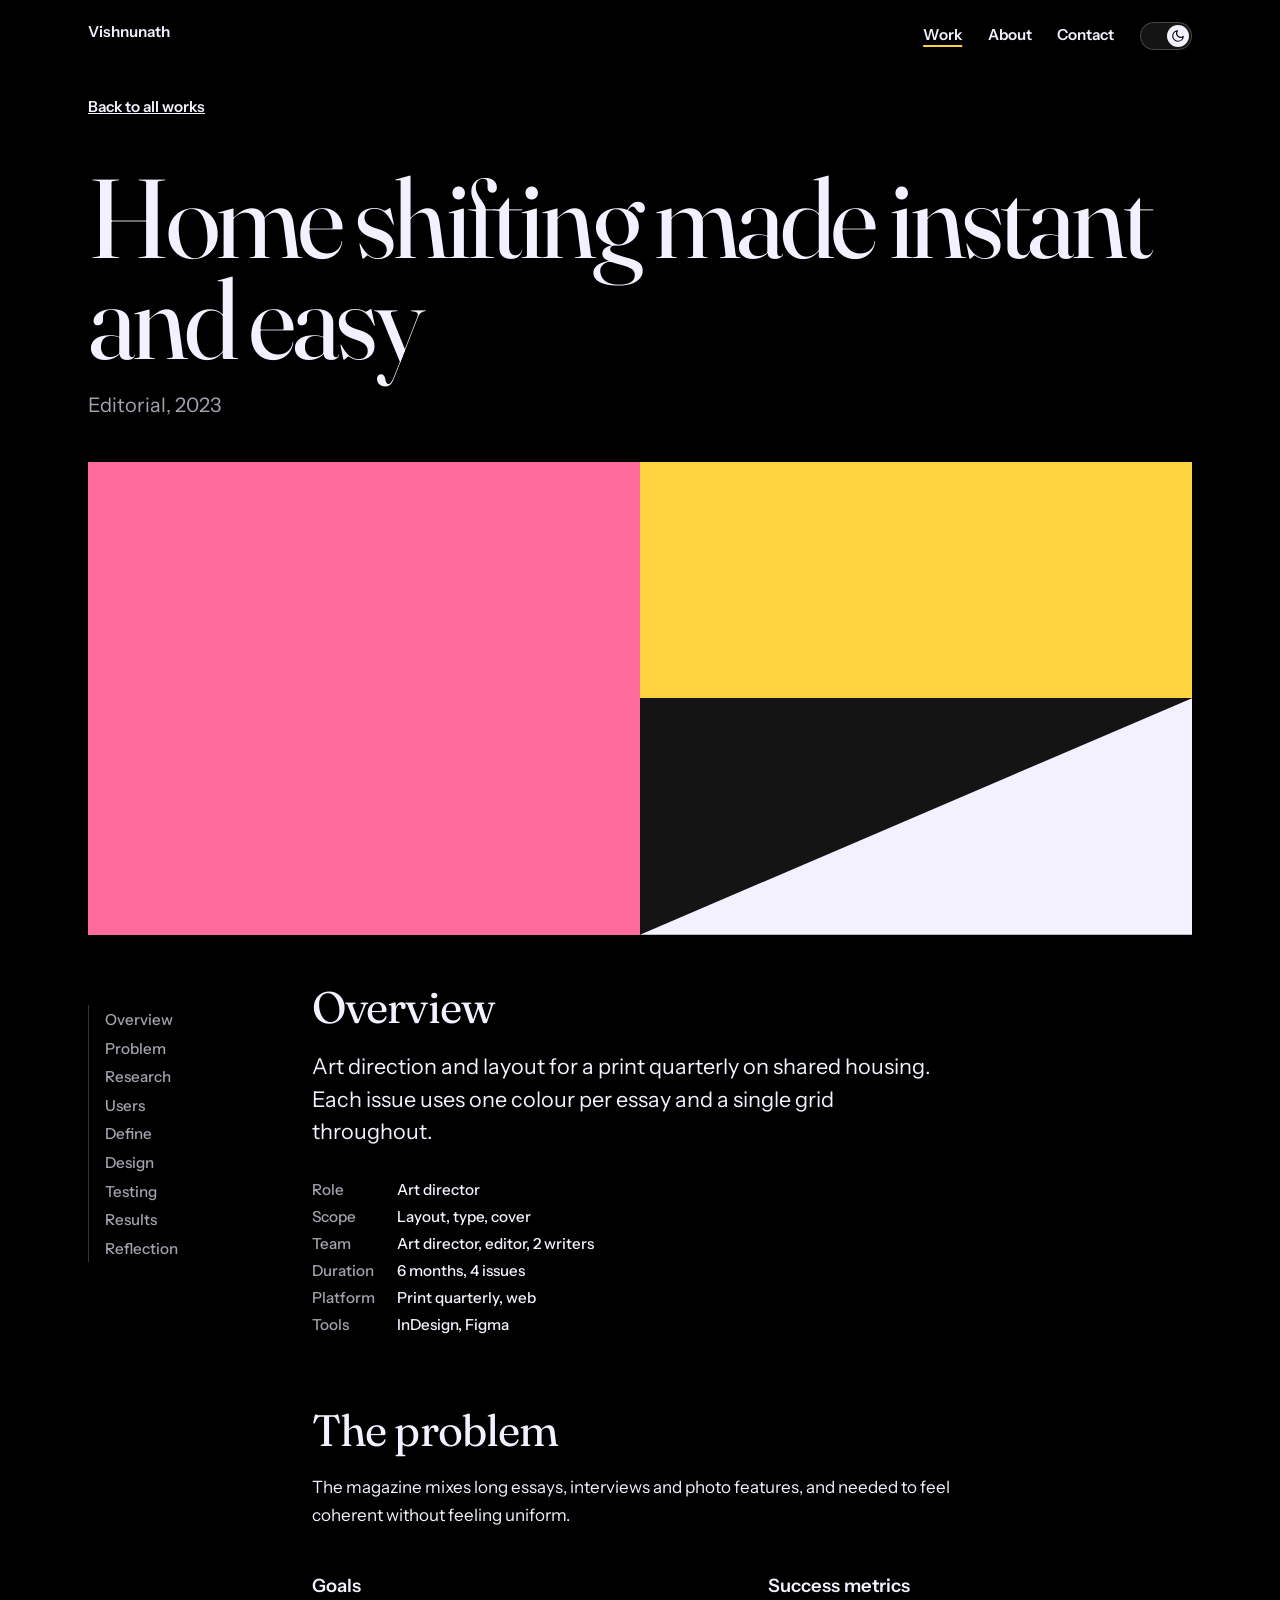
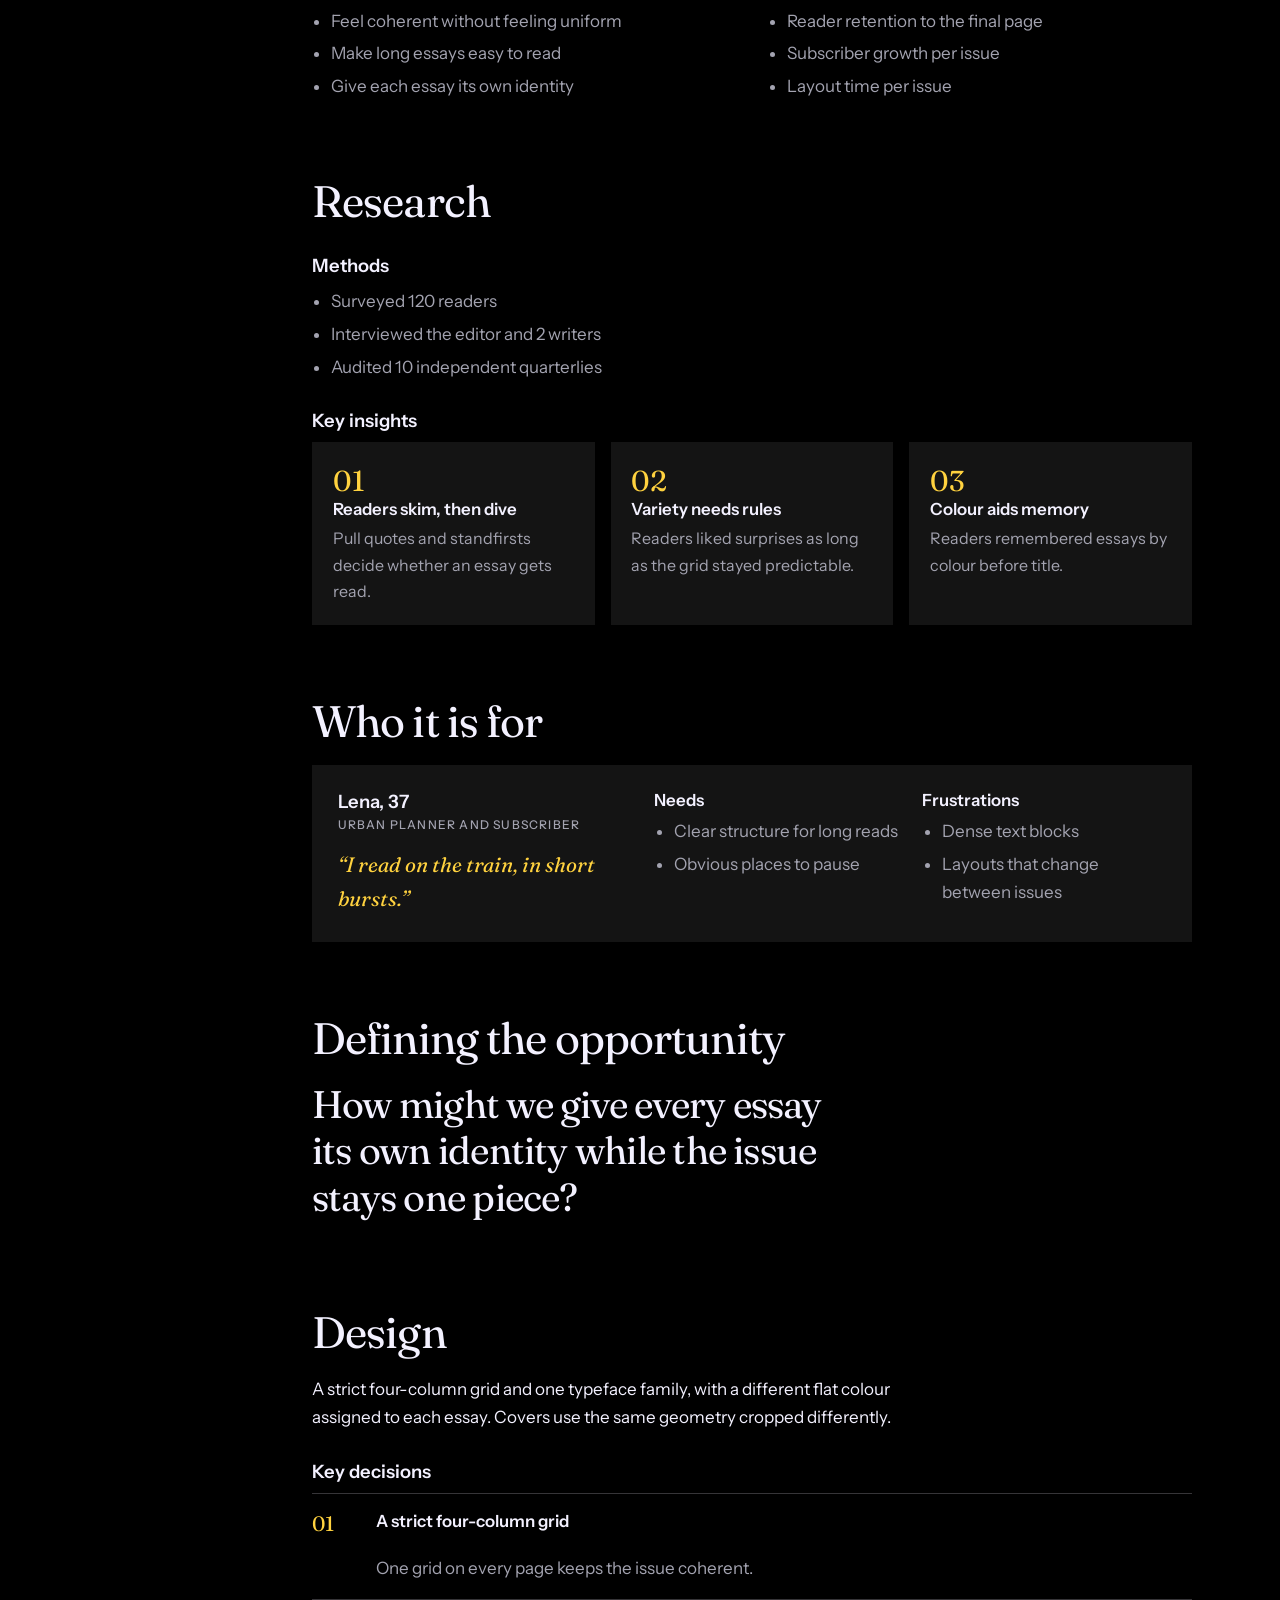
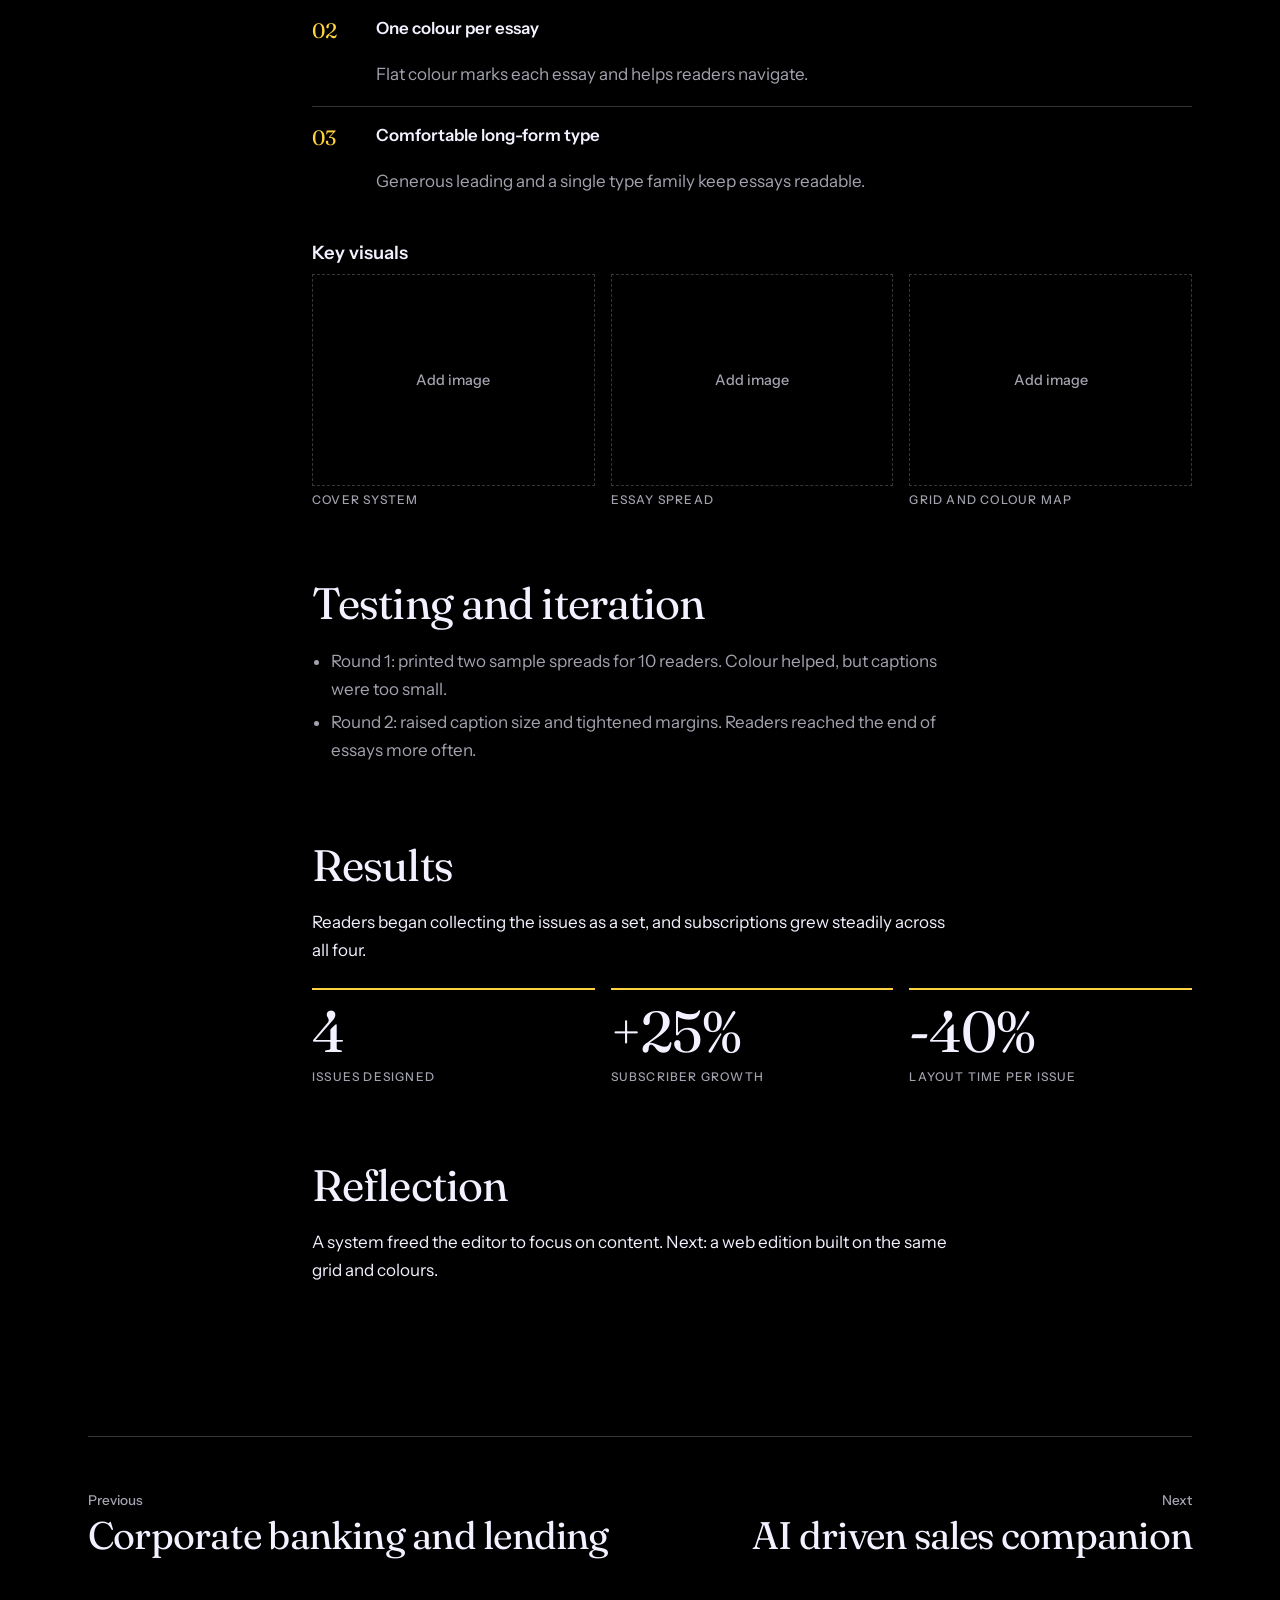
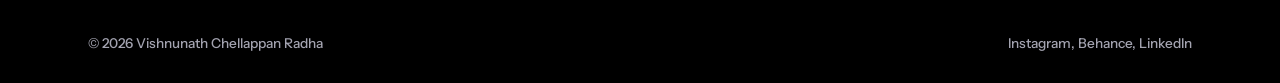
<file: project-common-ground.html>
<!DOCTYPE html>
<html lang="en"><head><meta charset="utf-8"><script>try{var t=localStorage.getItem("theme");if(t==="light"||t==="dark")document.documentElement.setAttribute("data-theme",t)}catch(e){}</script>
<meta name="viewport" content="width=device-width, initial-scale=1, viewport-fit=cover">
<title>Home shifting made instant and easy | Vishnunath</title><meta name="description" content="Art direction for a print quarterly on shared housing.">
<link rel="icon" href="data:image/svg+xml,%3Csvg xmlns='http://www.w3.org/2000/svg' viewBox='0 0 100 100'%3E%3Ctext y='.9em' font-size='90'%3E%F0%9F%8E%A8%3C/text%3E%3C/svg%3E">
<link rel="preconnect" href="https://fonts.googleapis.com"><link rel="preconnect" href="https://fonts.gstatic.com" crossorigin>
<link href="https://fonts.googleapis.com/css2?family=Fraunces:ital,opsz,wght@0,9..144,100..900;1,9..144,400&family=Instrument+Sans:ital,wght@0,400..700;1,400&display=swap" rel="stylesheet">
<link rel="stylesheet" href="style.css"></head>
<body><div class="wrap">
<nav aria-label="Main"><a href="index.html">Vishnunath</a><span><a href="work.html" aria-current="page">Work</a><a href="index.html#about">About</a><a href="index.html#contact">Contact</a><button class="theme-toggle" type="button" role="switch" aria-checked="false" aria-label="Day mode" title="Switch between day and night"><span class="tt-knob"><svg class="tt-sun" viewBox="0 0 24 24" width="14" height="14" fill="none" stroke="currentColor" stroke-width="2" stroke-linecap="round" aria-hidden="true"><circle cx="12" cy="12" r="4"/><path d="M12 2v2M12 20v2M4.9 4.9l1.4 1.4M17.7 17.7l1.4 1.4M2 12h2M20 12h2M4.9 19.1l1.4-1.4M17.7 6.3l1.4-1.4"/></svg><svg class="tt-moon" viewBox="0 0 24 24" width="14" height="14" fill="none" stroke="currentColor" stroke-width="2" stroke-linecap="round" stroke-linejoin="round" aria-hidden="true"><path d="M21 12.8A9 9 0 1 1 11.2 3a7 7 0 0 0 9.8 9.8z"/></svg></span></button></span></nav>
<a class="back" href="work.html">Back to all works</a>
<main><header class="pagehead"><h1>Home shifting made instant and easy</h1><p>Editorial, 2023</p></header>
<div class="hero-cover"><div class="cover c4" role="img" aria-label="Abstract cover artwork for Home shifting made instant and easy"><i></i><i></i><i></i></div></div>
<div class="case"><aside><nav class="toc" aria-label="On this page"><ul><li><a href="#overview">Overview</a></li><li><a href="#problem">Problem</a></li><li><a href="#research">Research</a></li><li><a href="#users">Users</a></li><li><a href="#define">Define</a></li><li><a href="#design">Design</a></li><li><a href="#testing">Testing</a></li><li><a href="#results">Results</a></li><li><a href="#reflection">Reflection</a></li></ul></nav></aside><div>
<section class="cs" id="overview"><h2>Overview</h2><p class="lede">Art direction and layout for a print quarterly on shared housing. Each issue uses one colour per essay and a single grid throughout.</p><dl><dt>Role</dt><dd>Art director</dd><dt>Scope</dt><dd>Layout, type, cover</dd><dt>Team</dt><dd>Art director, editor, 2 writers</dd><dt>Duration</dt><dd>6 months, 4 issues</dd><dt>Platform</dt><dd>Print quarterly, web</dd><dt>Tools</dt><dd>InDesign, Figma</dd></dl></section>
<section class="cs" id="problem"><h2>The problem</h2><p>The magazine mixes long essays, interviews and photo features, and needed to feel coherent without feeling uniform.</p><div class="two"><div><h3>Goals</h3><ul><li>Feel coherent without feeling uniform</li><li>Make long essays easy to read</li><li>Give each essay its own identity</li></ul></div><div><h3>Success metrics</h3><ul><li>Reader retention to the final page</li><li>Subscriber growth per issue</li><li>Layout time per issue</li></ul></div></div></section>
<section class="cs" id="research"><h2>Research</h2><h3>Methods</h3><ul><li>Surveyed 120 readers</li><li>Interviewed the editor and 2 writers</li><li>Audited 10 independent quarterlies</li></ul><h3>Key insights</h3><div class="cards"><div class="card3"><b>01</b><h4>Readers skim, then dive</h4><p>Pull quotes and standfirsts decide whether an essay gets read.</p></div><div class="card3"><b>02</b><h4>Variety needs rules</h4><p>Readers liked surprises as long as the grid stayed predictable.</p></div><div class="card3"><b>03</b><h4>Colour aids memory</h4><p>Readers remembered essays by colour before title.</p></div></div></section>
<section class="cs" id="users"><h2>Who it is for</h2><div class="persona"><div><h3>Lena, 37</h3><span class="pr">Urban planner and subscriber</span><blockquote>“I read on the train, in short bursts.”</blockquote></div><div><h4>Needs</h4><ul><li>Clear structure for long reads</li><li>Obvious places to pause</li></ul></div><div><h4>Frustrations</h4><ul><li>Dense text blocks</li><li>Layouts that change between issues</li></ul></div></div></section>
<section class="cs" id="define"><h2>Defining the opportunity</h2><p class="hmw">How might we give every essay its own identity while the issue stays one piece?</p></section>
<section class="cs" id="design"><h2>Design</h2><p>A strict four-column grid and one typeface family, with a different flat colour assigned to each essay. Covers use the same geometry cropped differently.</p><h3>Key decisions</h3><ol class="dec"><li><h4>A strict four-column grid</h4><p>One grid on every page keeps the issue coherent.</p></li><li><h4>One colour per essay</h4><p>Flat colour marks each essay and helps readers navigate.</p></li><li><h4>Comfortable long-form type</h4><p>Generous leading and a single type family keep essays readable.</p></li></ol><h3>Key visuals</h3><div class="shots"><figure><div class="ph">Add image</div><figcaption>Cover system</figcaption></figure><figure><div class="ph">Add image</div><figcaption>Essay spread</figcaption></figure><figure><div class="ph">Add image</div><figcaption>Grid and colour map</figcaption></figure></div></section>
<section class="cs" id="testing"><h2>Testing and iteration</h2><ul><li>Round 1: printed two sample spreads for 10 readers. Colour helped, but captions were too small.</li><li>Round 2: raised caption size and tightened margins. Readers reached the end of essays more often.</li></ul></section>
<section class="cs" id="results"><h2>Results</h2><p>Readers began collecting the issues as a set, and subscriptions grew steadily across all four.</p><div class="stats"><div><b>4</b><span>Issues designed</span></div><div><b>+25%</b><span>Subscriber growth</span></div><div><b>-40%</b><span>Layout time per issue</span></div></div></section>
<section class="cs" id="reflection"><h2>Reflection</h2><p>A system freed the editor to focus on content. Next: a web edition built on the same grid and colours.</p></section>
</div></div>
<nav class="pn" aria-label="More projects"><a href="project-low-tide.html"><small>Previous</small>Corporate banking and lending</a><a href="project-fieldnote.html"><small>Next</small>AI driven sales companion</a></nav></main>
<footer><span>&copy; 2026 Vishnunath Chellappan Radha</span><span>Instagram, Behance, LinkedIn</span></footer>
</div><script src="script.js"></script></body></html>
</file>
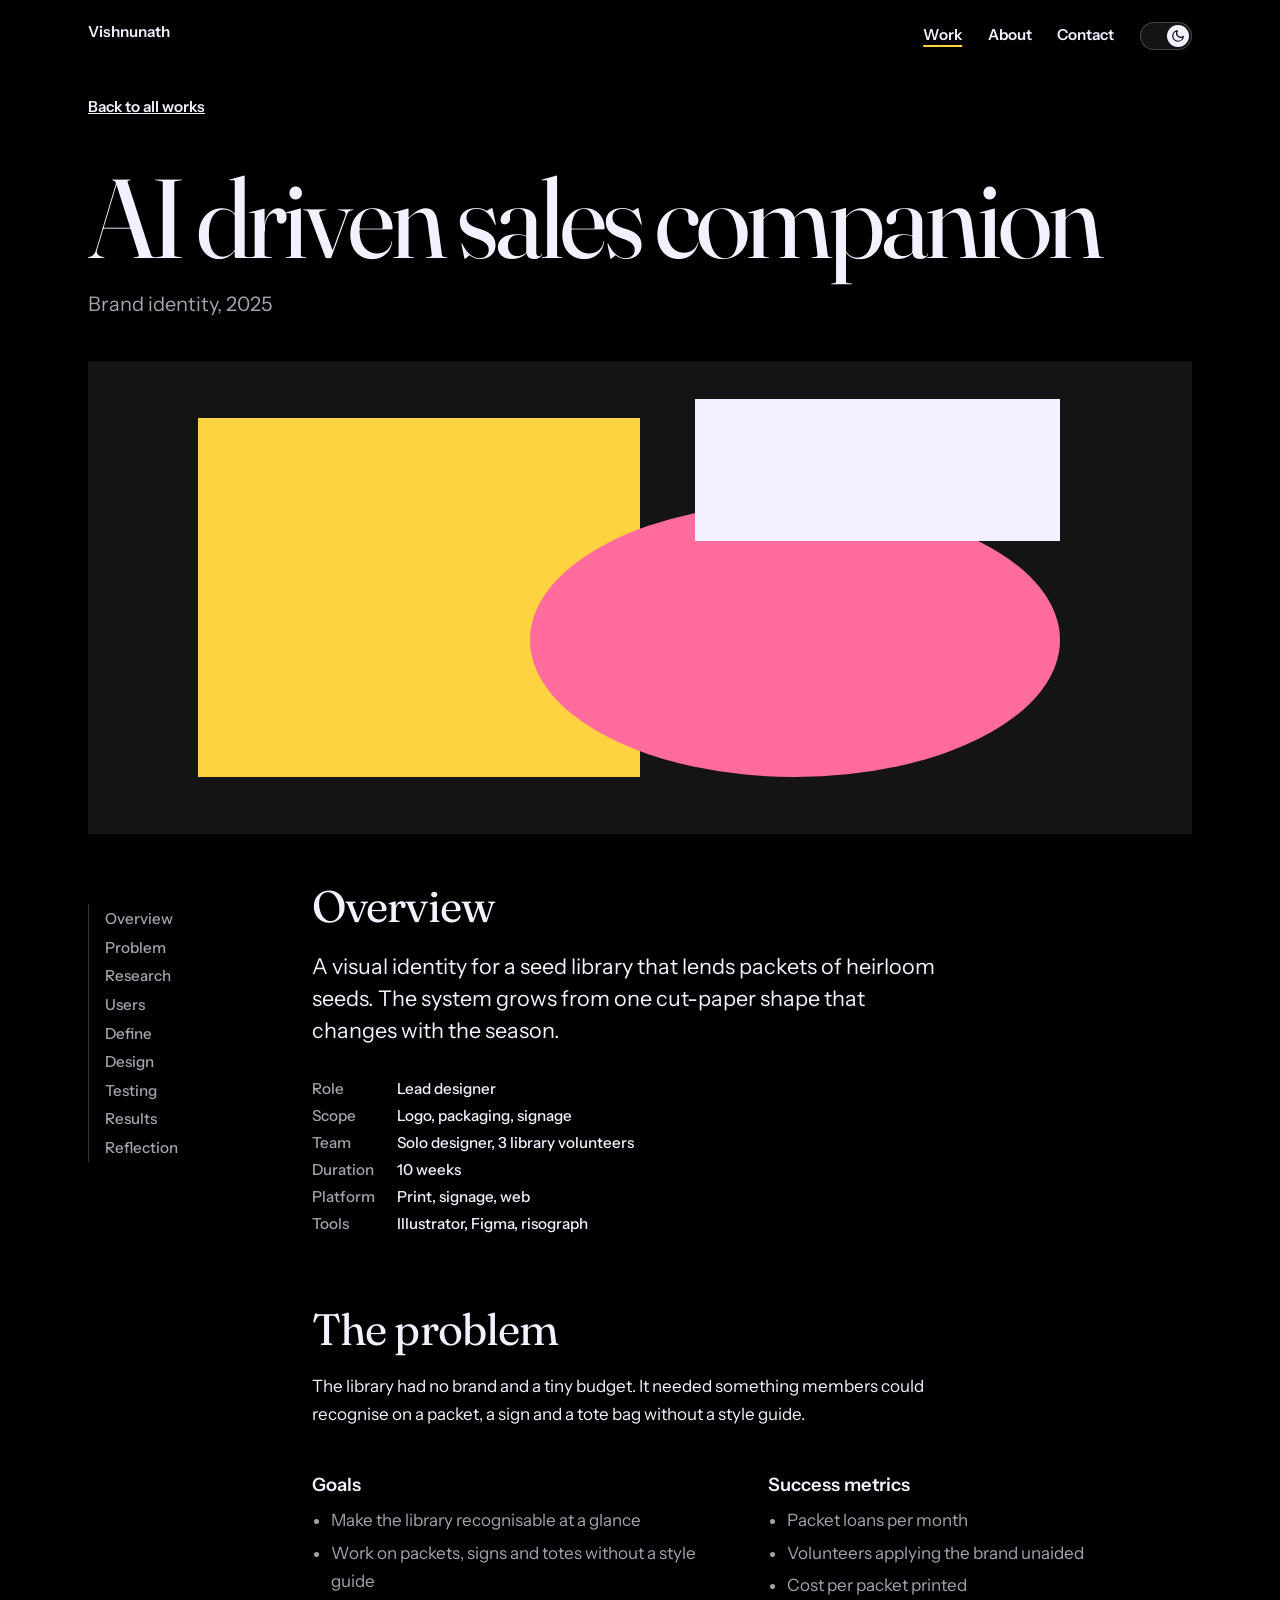
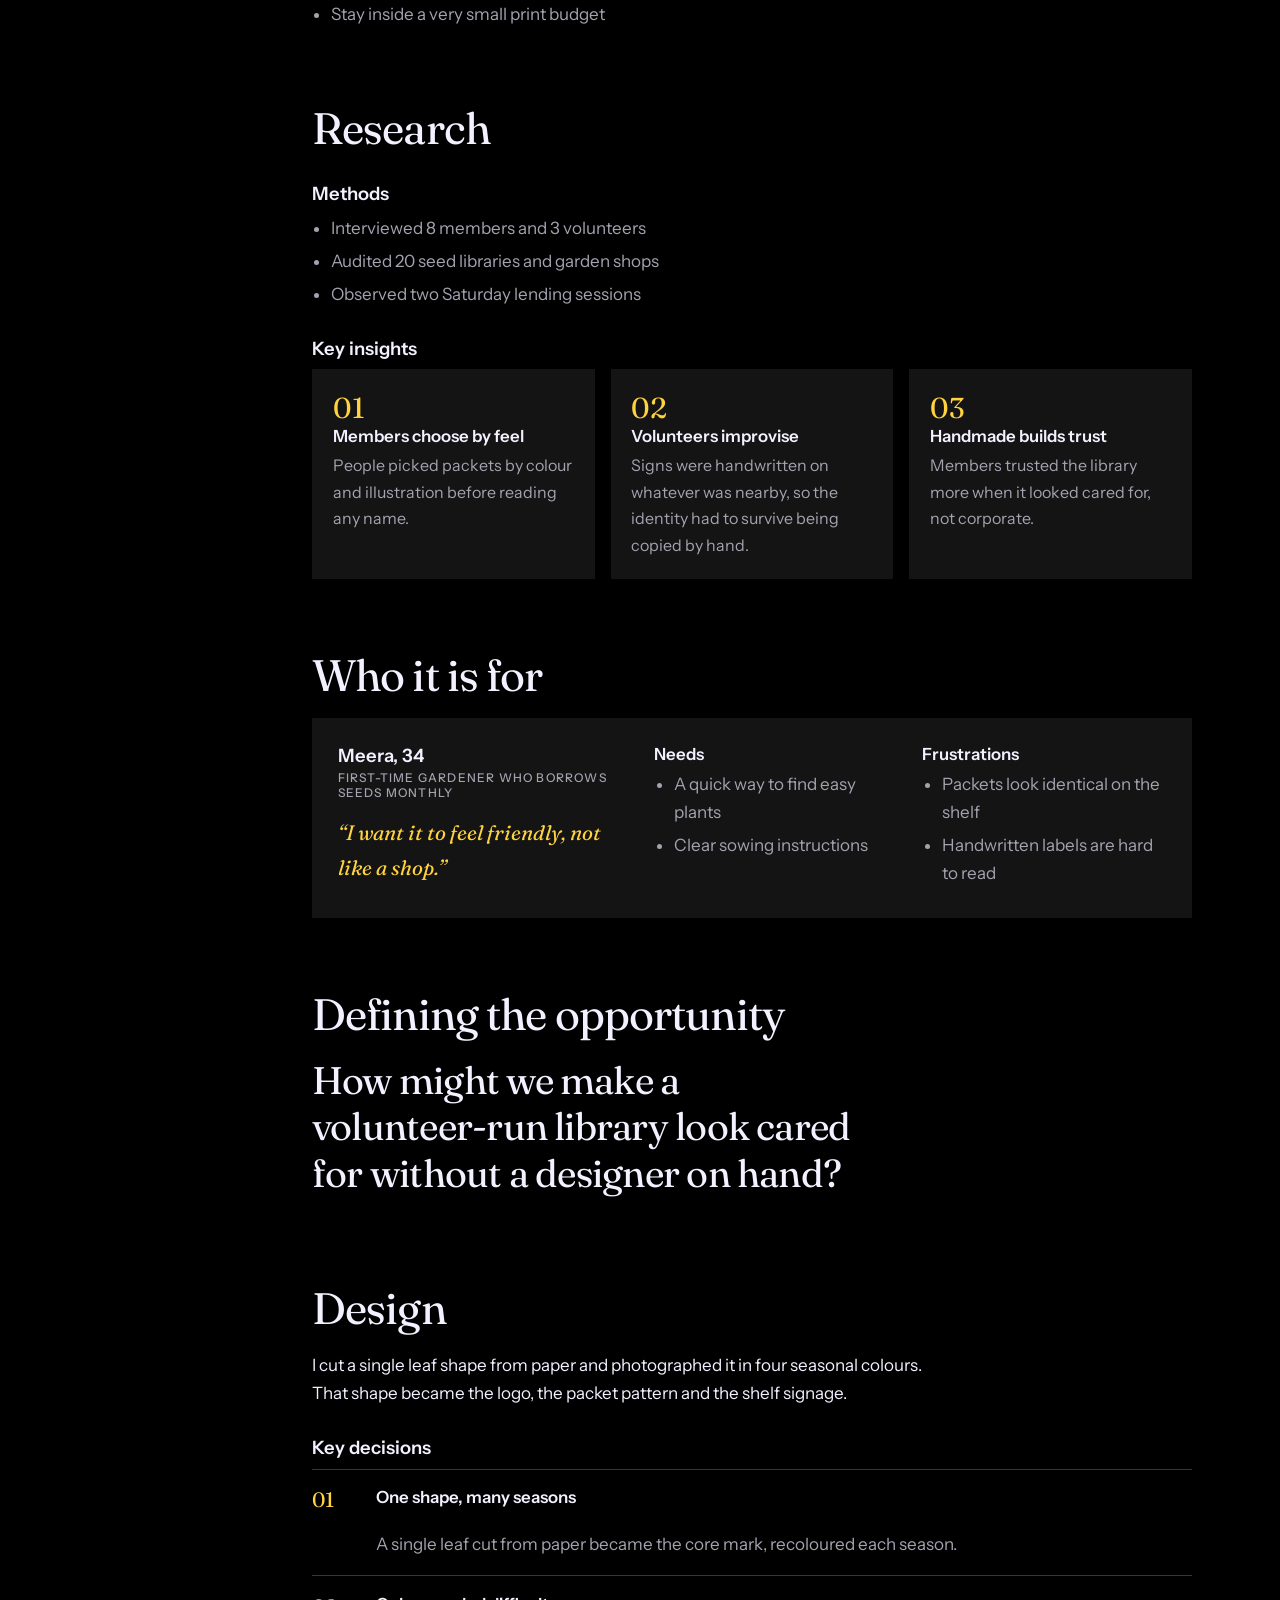
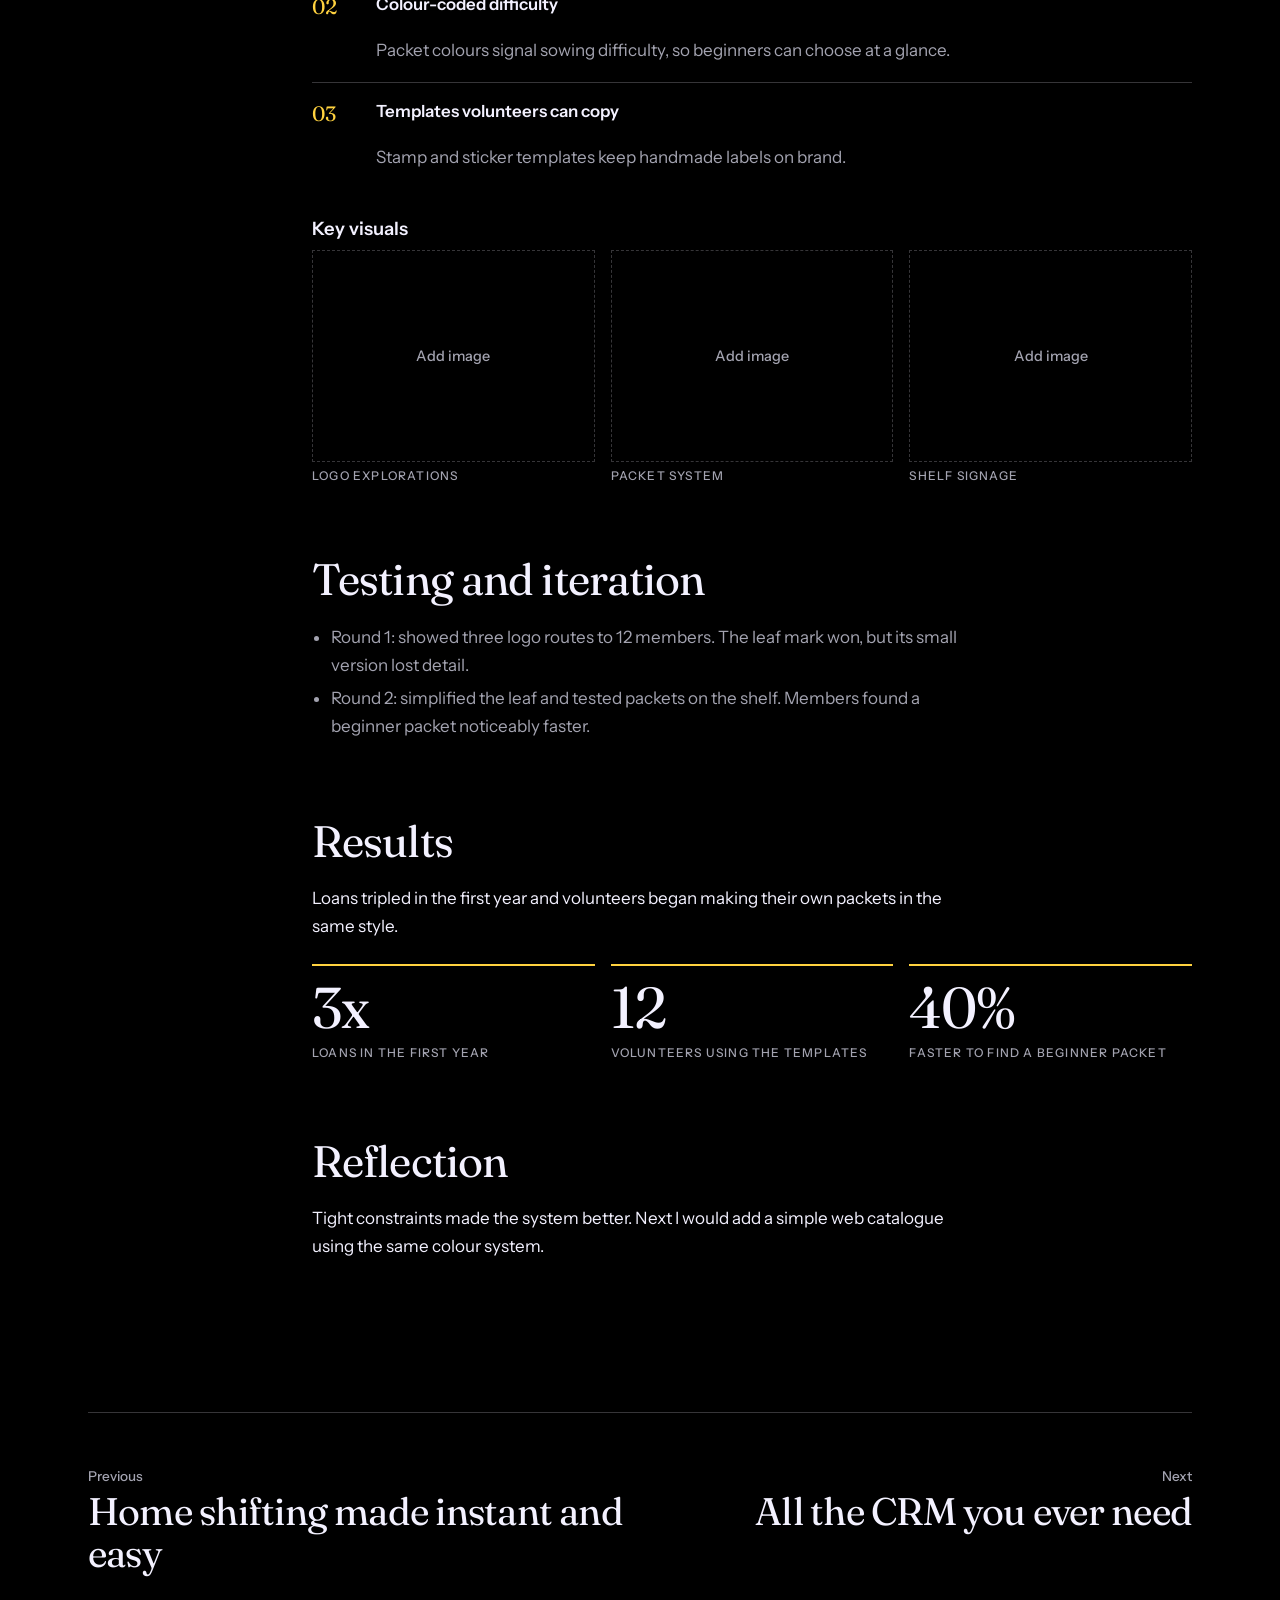
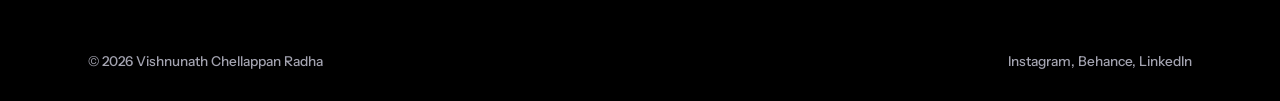
<file: project-fieldnote.html>
<!DOCTYPE html>
<html lang="en"><head><meta charset="utf-8"><script>try{var t=localStorage.getItem("theme");if(t==="light"||t==="dark")document.documentElement.setAttribute("data-theme",t)}catch(e){}</script>
<meta name="viewport" content="width=device-width, initial-scale=1, viewport-fit=cover">
<title>AI driven sales companion | Vishnunath</title><meta name="description" content="An identity for a seed library, grown from one cut-paper shape.">
<link rel="icon" href="data:image/svg+xml,%3Csvg xmlns='http://www.w3.org/2000/svg' viewBox='0 0 100 100'%3E%3Ctext y='.9em' font-size='90'%3E%F0%9F%8E%A8%3C/text%3E%3C/svg%3E">
<link rel="preconnect" href="https://fonts.googleapis.com"><link rel="preconnect" href="https://fonts.gstatic.com" crossorigin>
<link href="https://fonts.googleapis.com/css2?family=Fraunces:ital,opsz,wght@0,9..144,100..900;1,9..144,400&family=Instrument+Sans:ital,wght@0,400..700;1,400&display=swap" rel="stylesheet">
<link rel="stylesheet" href="style.css"></head>
<body><div class="wrap">
<nav aria-label="Main"><a href="index.html">Vishnunath</a><span><a href="work.html" aria-current="page">Work</a><a href="index.html#about">About</a><a href="index.html#contact">Contact</a><button class="theme-toggle" type="button" role="switch" aria-checked="false" aria-label="Day mode" title="Switch between day and night"><span class="tt-knob"><svg class="tt-sun" viewBox="0 0 24 24" width="14" height="14" fill="none" stroke="currentColor" stroke-width="2" stroke-linecap="round" aria-hidden="true"><circle cx="12" cy="12" r="4"/><path d="M12 2v2M12 20v2M4.9 4.9l1.4 1.4M17.7 17.7l1.4 1.4M2 12h2M20 12h2M4.9 19.1l1.4-1.4M17.7 6.3l1.4-1.4"/></svg><svg class="tt-moon" viewBox="0 0 24 24" width="14" height="14" fill="none" stroke="currentColor" stroke-width="2" stroke-linecap="round" stroke-linejoin="round" aria-hidden="true"><path d="M21 12.8A9 9 0 1 1 11.2 3a7 7 0 0 0 9.8 9.8z"/></svg></span></button></span></nav>
<a class="back" href="work.html">Back to all works</a>
<main><header class="pagehead"><h1>AI driven sales companion</h1><p>Brand identity, 2025</p></header>
<div class="hero-cover"><div class="cover c1" role="img" aria-label="Abstract cover artwork for AI driven sales companion"><i></i><i></i><i></i></div></div>
<div class="case"><aside><nav class="toc" aria-label="On this page"><ul><li><a href="#overview">Overview</a></li><li><a href="#problem">Problem</a></li><li><a href="#research">Research</a></li><li><a href="#users">Users</a></li><li><a href="#define">Define</a></li><li><a href="#design">Design</a></li><li><a href="#testing">Testing</a></li><li><a href="#results">Results</a></li><li><a href="#reflection">Reflection</a></li></ul></nav></aside><div>
<section class="cs" id="overview"><h2>Overview</h2><p class="lede">A visual identity for a seed library that lends packets of heirloom seeds. The system grows from one cut-paper shape that changes with the season.</p><dl><dt>Role</dt><dd>Lead designer</dd><dt>Scope</dt><dd>Logo, packaging, signage</dd><dt>Team</dt><dd>Solo designer, 3 library volunteers</dd><dt>Duration</dt><dd>10 weeks</dd><dt>Platform</dt><dd>Print, signage, web</dd><dt>Tools</dt><dd>Illustrator, Figma, risograph</dd></dl></section>
<section class="cs" id="problem"><h2>The problem</h2><p>The library had no brand and a tiny budget. It needed something members could recognise on a packet, a sign and a tote bag without a style guide.</p><div class="two"><div><h3>Goals</h3><ul><li>Make the library recognisable at a glance</li><li>Work on packets, signs and totes without a style guide</li><li>Stay inside a very small print budget</li></ul></div><div><h3>Success metrics</h3><ul><li>Packet loans per month</li><li>Volunteers applying the brand unaided</li><li>Cost per packet printed</li></ul></div></div></section>
<section class="cs" id="research"><h2>Research</h2><h3>Methods</h3><ul><li>Interviewed 8 members and 3 volunteers</li><li>Audited 20 seed libraries and garden shops</li><li>Observed two Saturday lending sessions</li></ul><h3>Key insights</h3><div class="cards"><div class="card3"><b>01</b><h4>Members choose by feel</h4><p>People picked packets by colour and illustration before reading any name.</p></div><div class="card3"><b>02</b><h4>Volunteers improvise</h4><p>Signs were handwritten on whatever was nearby, so the identity had to survive being copied by hand.</p></div><div class="card3"><b>03</b><h4>Handmade builds trust</h4><p>Members trusted the library more when it looked cared for, not corporate.</p></div></div></section>
<section class="cs" id="users"><h2>Who it is for</h2><div class="persona"><div><h3>Meera, 34</h3><span class="pr">First-time gardener who borrows seeds monthly</span><blockquote>“I want it to feel friendly, not like a shop.”</blockquote></div><div><h4>Needs</h4><ul><li>A quick way to find easy plants</li><li>Clear sowing instructions</li></ul></div><div><h4>Frustrations</h4><ul><li>Packets look identical on the shelf</li><li>Handwritten labels are hard to read</li></ul></div></div></section>
<section class="cs" id="define"><h2>Defining the opportunity</h2><p class="hmw">How might we make a volunteer-run library look cared for without a designer on hand?</p></section>
<section class="cs" id="design"><h2>Design</h2><p>I cut a single leaf shape from paper and photographed it in four seasonal colours. That shape became the logo, the packet pattern and the shelf signage.</p><h3>Key decisions</h3><ol class="dec"><li><h4>One shape, many seasons</h4><p>A single leaf cut from paper became the core mark, recoloured each season.</p></li><li><h4>Colour-coded difficulty</h4><p>Packet colours signal sowing difficulty, so beginners can choose at a glance.</p></li><li><h4>Templates volunteers can copy</h4><p>Stamp and sticker templates keep handmade labels on brand.</p></li></ol><h3>Key visuals</h3><div class="shots"><figure><div class="ph">Add image</div><figcaption>Logo explorations</figcaption></figure><figure><div class="ph">Add image</div><figcaption>Packet system</figcaption></figure><figure><div class="ph">Add image</div><figcaption>Shelf signage</figcaption></figure></div></section>
<section class="cs" id="testing"><h2>Testing and iteration</h2><ul><li>Round 1: showed three logo routes to 12 members. The leaf mark won, but its small version lost detail.</li><li>Round 2: simplified the leaf and tested packets on the shelf. Members found a beginner packet noticeably faster.</li></ul></section>
<section class="cs" id="results"><h2>Results</h2><p>Loans tripled in the first year and volunteers began making their own packets in the same style.</p><div class="stats"><div><b>3x</b><span>Loans in the first year</span></div><div><b>12</b><span>Volunteers using the templates</span></div><div><b>40%</b><span>Faster to find a beginner packet</span></div></div></section>
<section class="cs" id="reflection"><h2>Reflection</h2><p>Tight constraints made the system better. Next I would add a simple web catalogue using the same colour system.</p></section>
</div></div>
<nav class="pn" aria-label="More projects"><a href="project-common-ground.html"><small>Previous</small>Home shifting made instant and easy</a><a href="project-ledgerly.html"><small>Next</small>All the CRM you ever need</a></nav></main>
<footer><span>&copy; 2026 Vishnunath Chellappan Radha</span><span>Instagram, Behance, LinkedIn</span></footer>
</div><script src="script.js"></script></body></html>
</file>
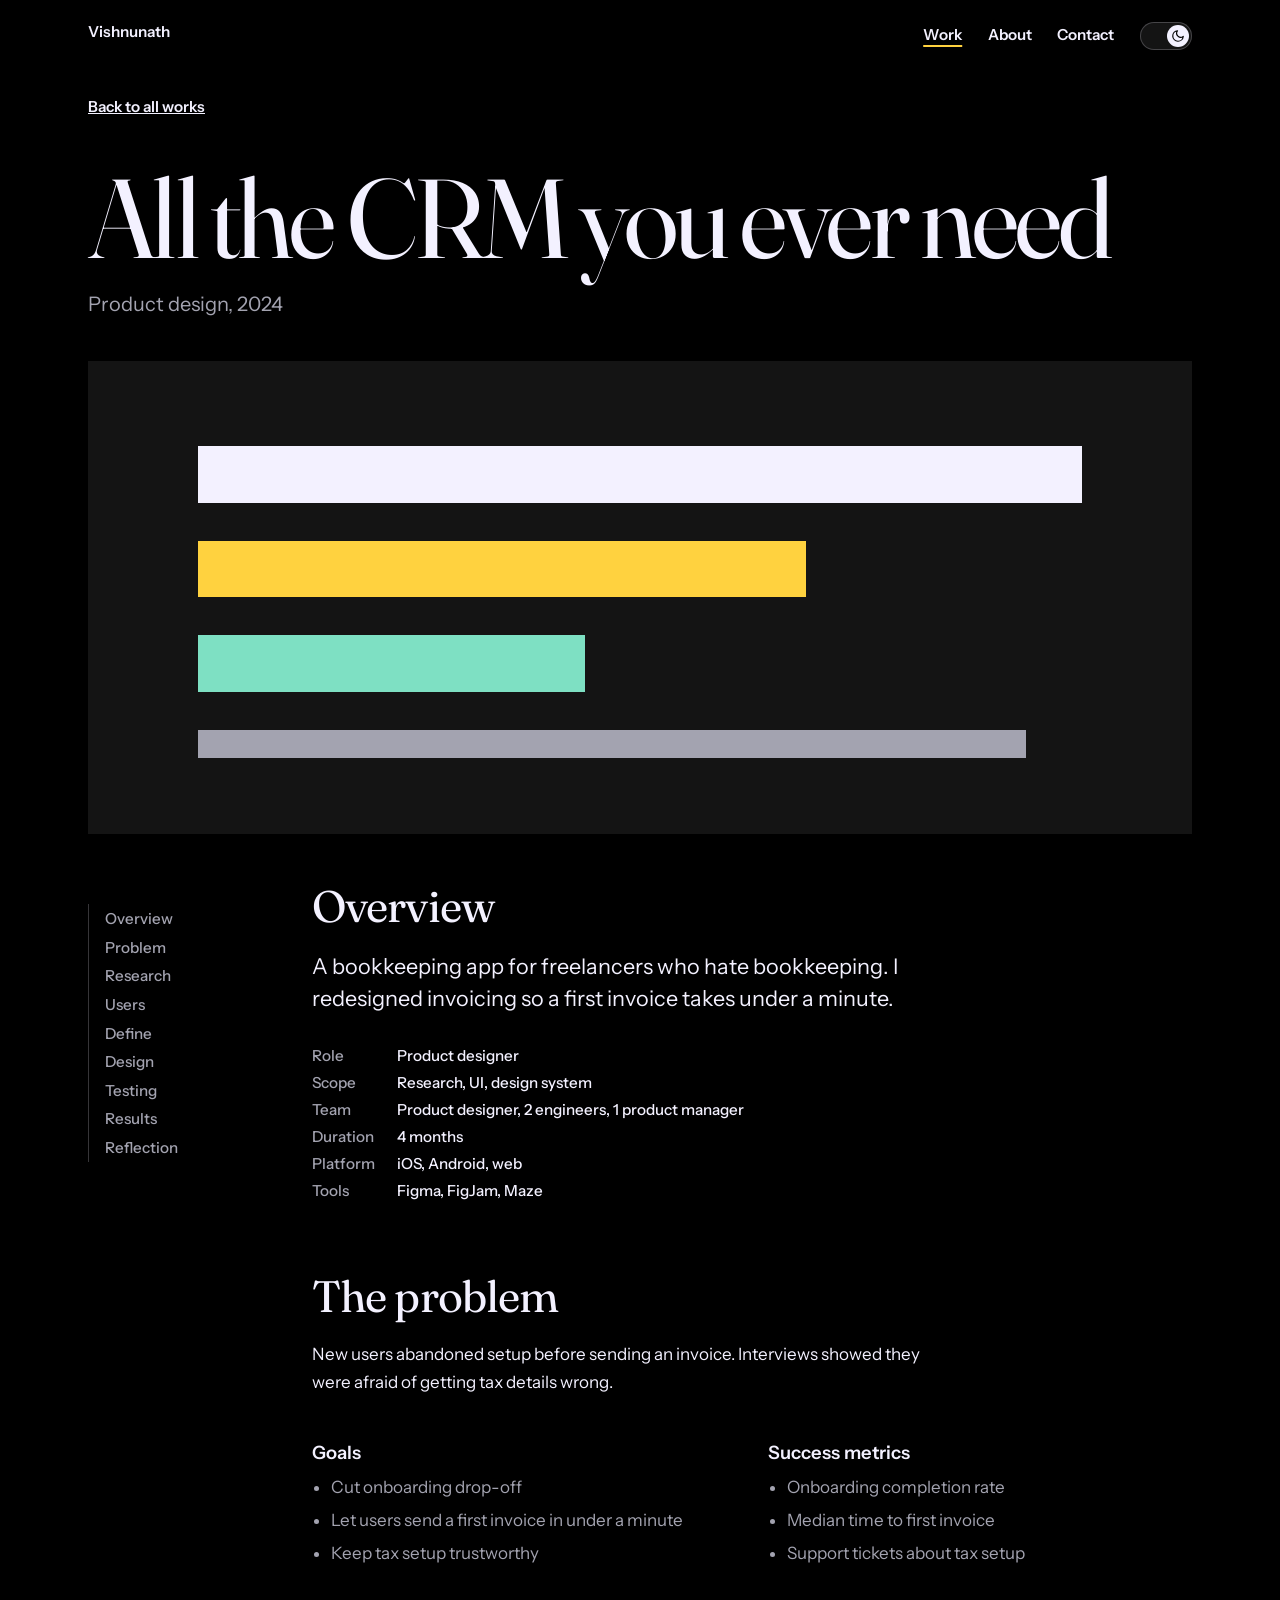
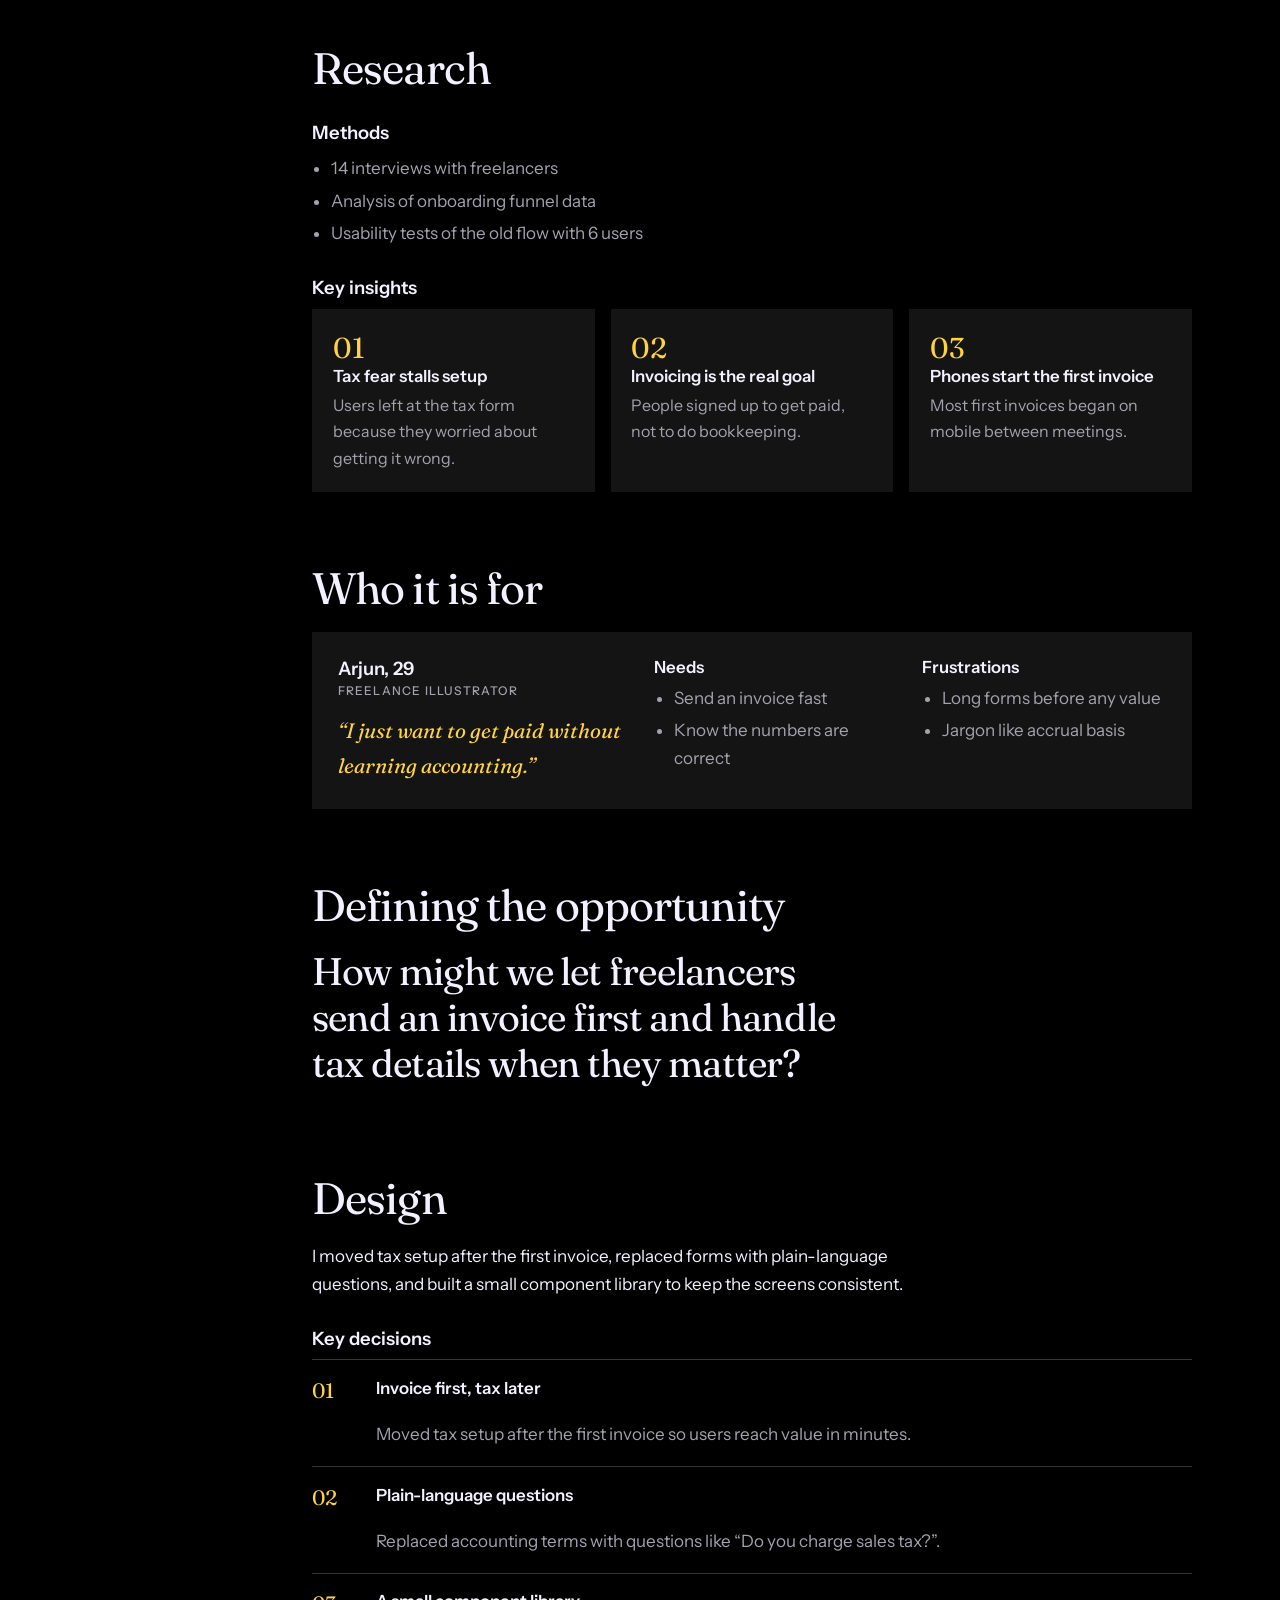
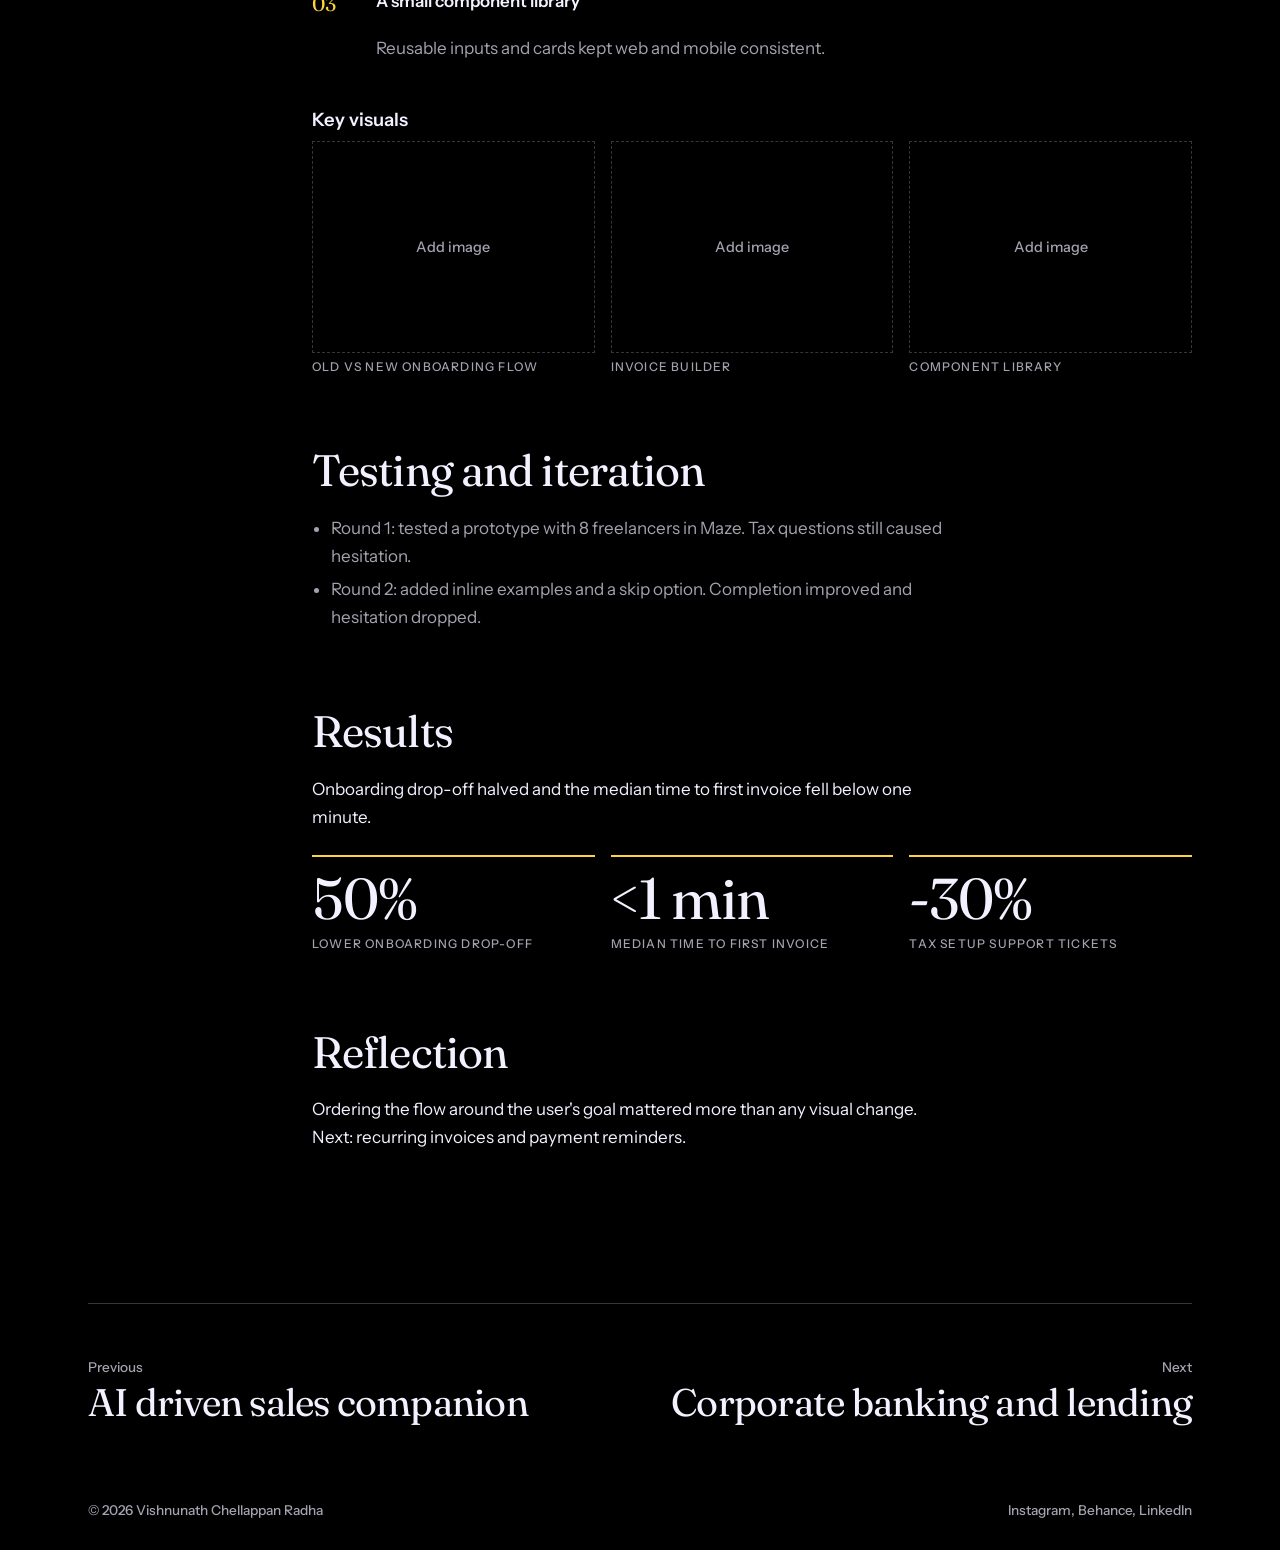
<file: project-ledgerly.html>
<!DOCTYPE html>
<html lang="en"><head><meta charset="utf-8"><script>try{var t=localStorage.getItem("theme");if(t==="light"||t==="dark")document.documentElement.setAttribute("data-theme",t)}catch(e){}</script>
<meta name="viewport" content="width=device-width, initial-scale=1, viewport-fit=cover">
<title>All the CRM you ever need | Vishnunath</title><meta name="description" content="A bookkeeping app for freelancers who dislike bookkeeping.">
<link rel="icon" href="data:image/svg+xml,%3Csvg xmlns='http://www.w3.org/2000/svg' viewBox='0 0 100 100'%3E%3Ctext y='.9em' font-size='90'%3E%F0%9F%8E%A8%3C/text%3E%3C/svg%3E">
<link rel="preconnect" href="https://fonts.googleapis.com"><link rel="preconnect" href="https://fonts.gstatic.com" crossorigin>
<link href="https://fonts.googleapis.com/css2?family=Fraunces:ital,opsz,wght@0,9..144,100..900;1,9..144,400&family=Instrument+Sans:ital,wght@0,400..700;1,400&display=swap" rel="stylesheet">
<link rel="stylesheet" href="style.css"></head>
<body><div class="wrap">
<nav aria-label="Main"><a href="index.html">Vishnunath</a><span><a href="work.html" aria-current="page">Work</a><a href="index.html#about">About</a><a href="index.html#contact">Contact</a><button class="theme-toggle" type="button" role="switch" aria-checked="false" aria-label="Day mode" title="Switch between day and night"><span class="tt-knob"><svg class="tt-sun" viewBox="0 0 24 24" width="14" height="14" fill="none" stroke="currentColor" stroke-width="2" stroke-linecap="round" aria-hidden="true"><circle cx="12" cy="12" r="4"/><path d="M12 2v2M12 20v2M4.9 4.9l1.4 1.4M17.7 17.7l1.4 1.4M2 12h2M20 12h2M4.9 19.1l1.4-1.4M17.7 6.3l1.4-1.4"/></svg><svg class="tt-moon" viewBox="0 0 24 24" width="14" height="14" fill="none" stroke="currentColor" stroke-width="2" stroke-linecap="round" stroke-linejoin="round" aria-hidden="true"><path d="M21 12.8A9 9 0 1 1 11.2 3a7 7 0 0 0 9.8 9.8z"/></svg></span></button></span></nav>
<a class="back" href="work.html">Back to all works</a>
<main><header class="pagehead"><h1>All the CRM you ever need</h1><p>Product design, 2024</p></header>
<div class="hero-cover"><div class="cover c2" role="img" aria-label="Abstract cover artwork for All the CRM you ever need"><i></i><i></i><i></i><i></i></div></div>
<div class="case"><aside><nav class="toc" aria-label="On this page"><ul><li><a href="#overview">Overview</a></li><li><a href="#problem">Problem</a></li><li><a href="#research">Research</a></li><li><a href="#users">Users</a></li><li><a href="#define">Define</a></li><li><a href="#design">Design</a></li><li><a href="#testing">Testing</a></li><li><a href="#results">Results</a></li><li><a href="#reflection">Reflection</a></li></ul></nav></aside><div>
<section class="cs" id="overview"><h2>Overview</h2><p class="lede">A bookkeeping app for freelancers who hate bookkeeping. I redesigned invoicing so a first invoice takes under a minute.</p><dl><dt>Role</dt><dd>Product designer</dd><dt>Scope</dt><dd>Research, UI, design system</dd><dt>Team</dt><dd>Product designer, 2 engineers, 1 product manager</dd><dt>Duration</dt><dd>4 months</dd><dt>Platform</dt><dd>iOS, Android, web</dd><dt>Tools</dt><dd>Figma, FigJam, Maze</dd></dl></section>
<section class="cs" id="problem"><h2>The problem</h2><p>New users abandoned setup before sending an invoice. Interviews showed they were afraid of getting tax details wrong.</p><div class="two"><div><h3>Goals</h3><ul><li>Cut onboarding drop-off</li><li>Let users send a first invoice in under a minute</li><li>Keep tax setup trustworthy</li></ul></div><div><h3>Success metrics</h3><ul><li>Onboarding completion rate</li><li>Median time to first invoice</li><li>Support tickets about tax setup</li></ul></div></div></section>
<section class="cs" id="research"><h2>Research</h2><h3>Methods</h3><ul><li>14 interviews with freelancers</li><li>Analysis of onboarding funnel data</li><li>Usability tests of the old flow with 6 users</li></ul><h3>Key insights</h3><div class="cards"><div class="card3"><b>01</b><h4>Tax fear stalls setup</h4><p>Users left at the tax form because they worried about getting it wrong.</p></div><div class="card3"><b>02</b><h4>Invoicing is the real goal</h4><p>People signed up to get paid, not to do bookkeeping.</p></div><div class="card3"><b>03</b><h4>Phones start the first invoice</h4><p>Most first invoices began on mobile between meetings.</p></div></div></section>
<section class="cs" id="users"><h2>Who it is for</h2><div class="persona"><div><h3>Arjun, 29</h3><span class="pr">Freelance illustrator</span><blockquote>“I just want to get paid without learning accounting.”</blockquote></div><div><h4>Needs</h4><ul><li>Send an invoice fast</li><li>Know the numbers are correct</li></ul></div><div><h4>Frustrations</h4><ul><li>Long forms before any value</li><li>Jargon like accrual basis</li></ul></div></div></section>
<section class="cs" id="define"><h2>Defining the opportunity</h2><p class="hmw">How might we let freelancers send an invoice first and handle tax details when they matter?</p></section>
<section class="cs" id="design"><h2>Design</h2><p>I moved tax setup after the first invoice, replaced forms with plain-language questions, and built a small component library to keep the screens consistent.</p><h3>Key decisions</h3><ol class="dec"><li><h4>Invoice first, tax later</h4><p>Moved tax setup after the first invoice so users reach value in minutes.</p></li><li><h4>Plain-language questions</h4><p>Replaced accounting terms with questions like “Do you charge sales tax?”.</p></li><li><h4>A small component library</h4><p>Reusable inputs and cards kept web and mobile consistent.</p></li></ol><h3>Key visuals</h3><div class="shots"><figure><div class="ph">Add image</div><figcaption>Old vs new onboarding flow</figcaption></figure><figure><div class="ph">Add image</div><figcaption>Invoice builder</figcaption></figure><figure><div class="ph">Add image</div><figcaption>Component library</figcaption></figure></div></section>
<section class="cs" id="testing"><h2>Testing and iteration</h2><ul><li>Round 1: tested a prototype with 8 freelancers in Maze. Tax questions still caused hesitation.</li><li>Round 2: added inline examples and a skip option. Completion improved and hesitation dropped.</li></ul></section>
<section class="cs" id="results"><h2>Results</h2><p>Onboarding drop-off halved and the median time to first invoice fell below one minute.</p><div class="stats"><div><b>50%</b><span>Lower onboarding drop-off</span></div><div><b><1 min</b><span>Median time to first invoice</span></div><div><b>-30%</b><span>Tax setup support tickets</span></div></div></section>
<section class="cs" id="reflection"><h2>Reflection</h2><p>Ordering the flow around the user's goal mattered more than any visual change. Next: recurring invoices and payment reminders.</p></section>
</div></div>
<nav class="pn" aria-label="More projects"><a href="project-fieldnote.html"><small>Previous</small>AI driven sales companion</a><a href="project-low-tide.html"><small>Next</small>Corporate banking and lending</a></nav></main>
<footer><span>&copy; 2026 Vishnunath Chellappan Radha</span><span>Instagram, Behance, LinkedIn</span></footer>
</div><script src="script.js"></script></body></html>
</file>
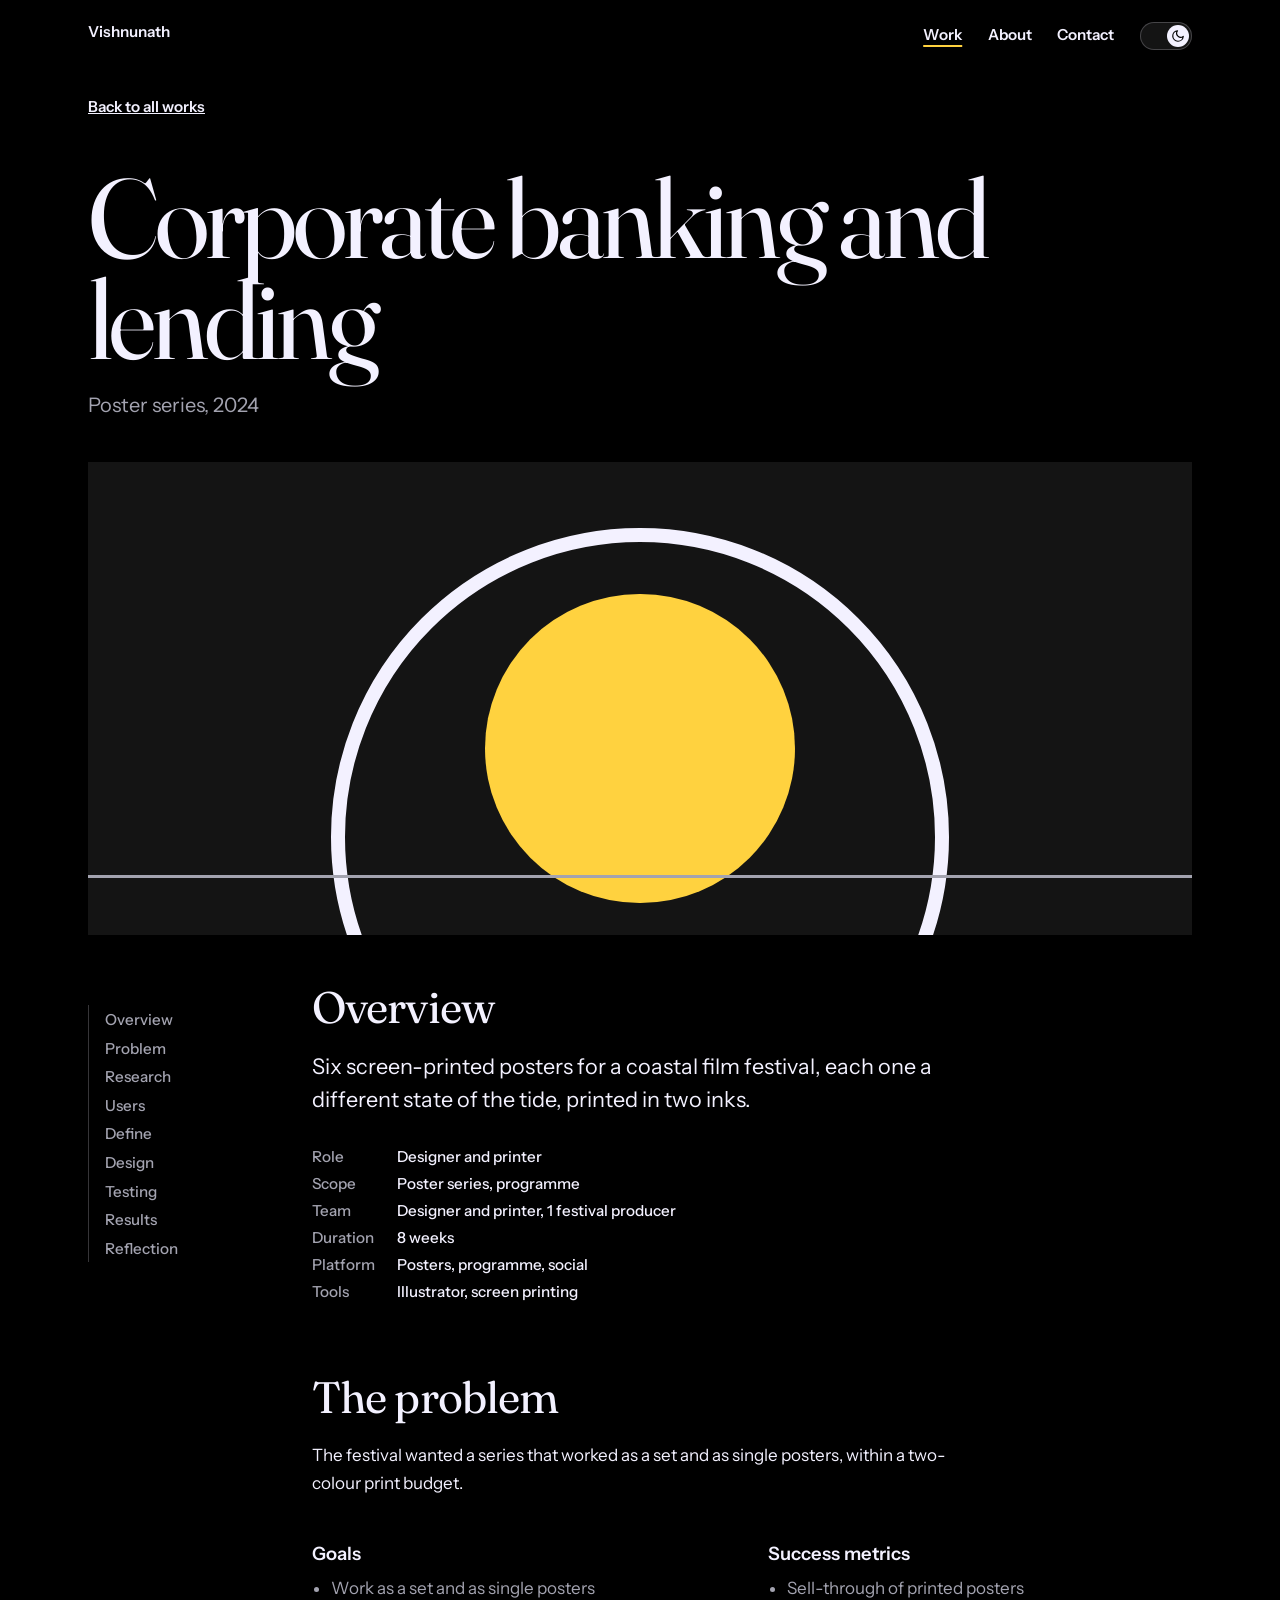
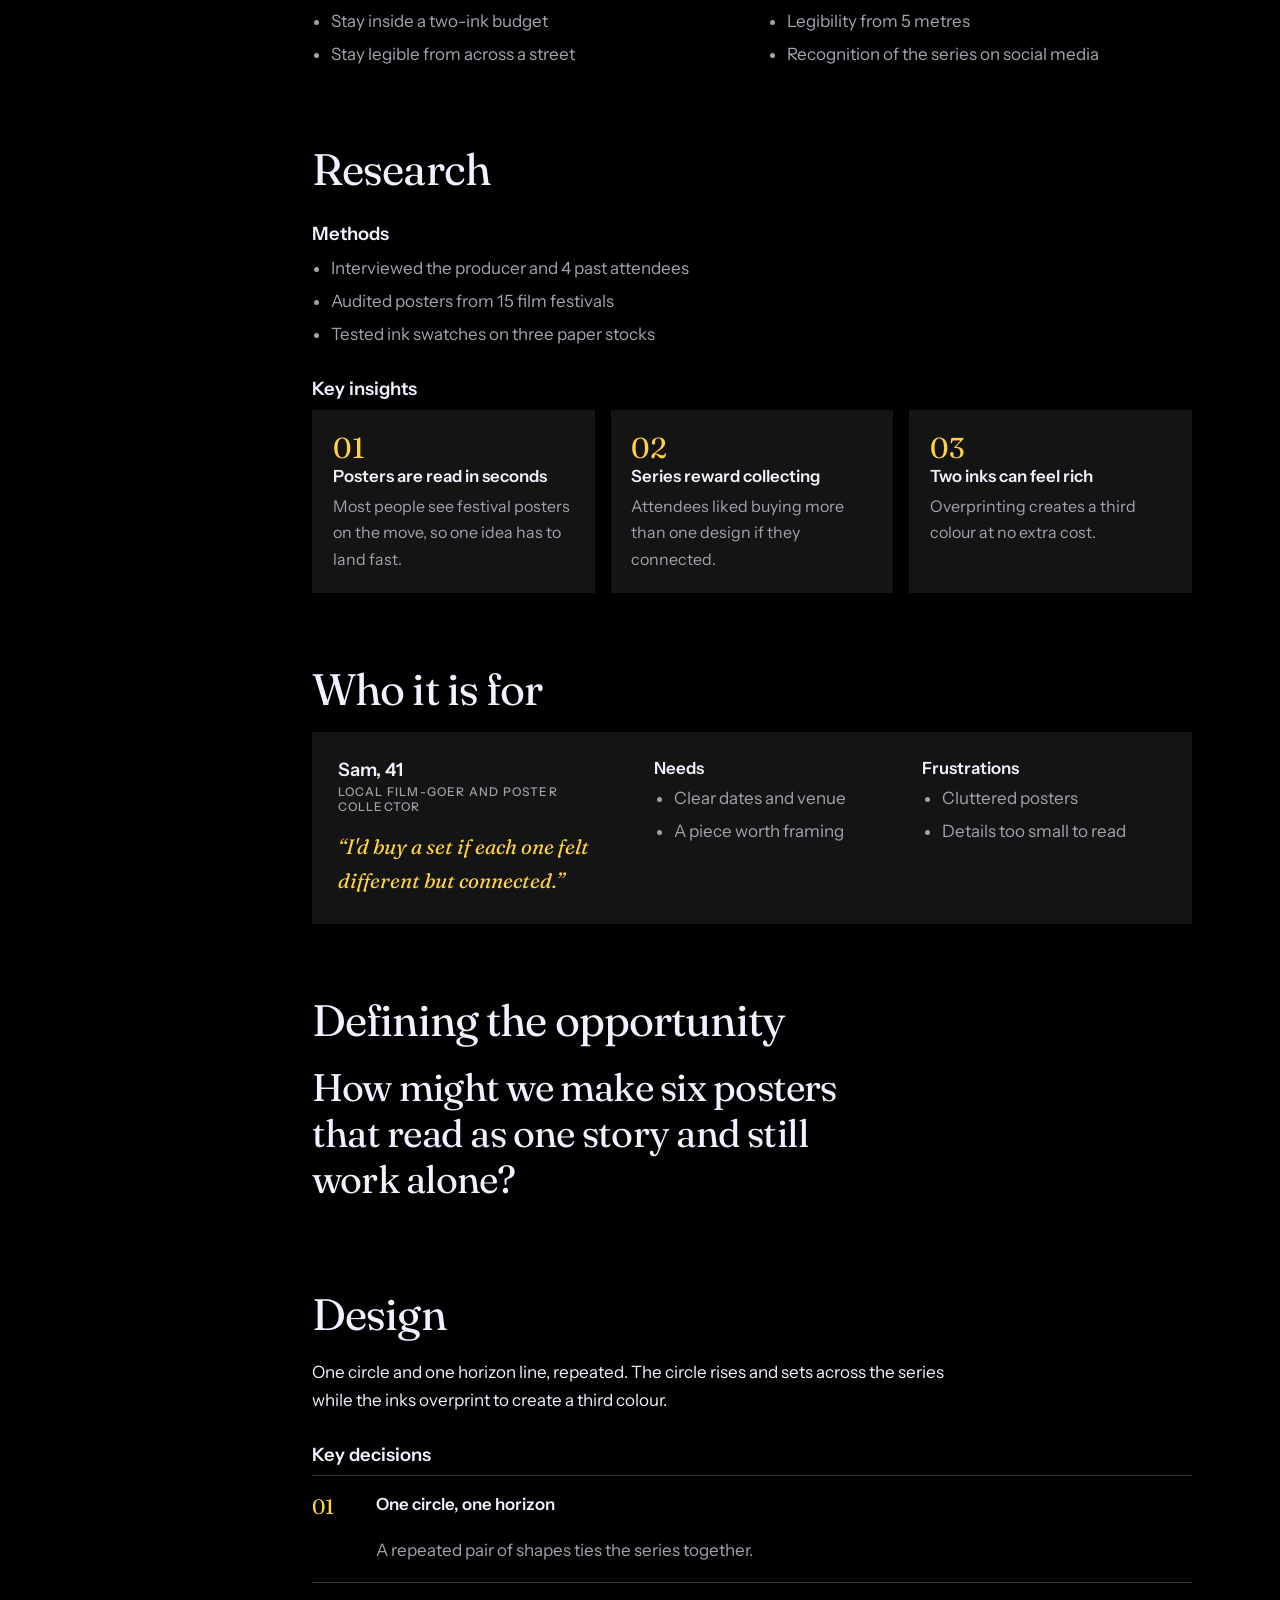
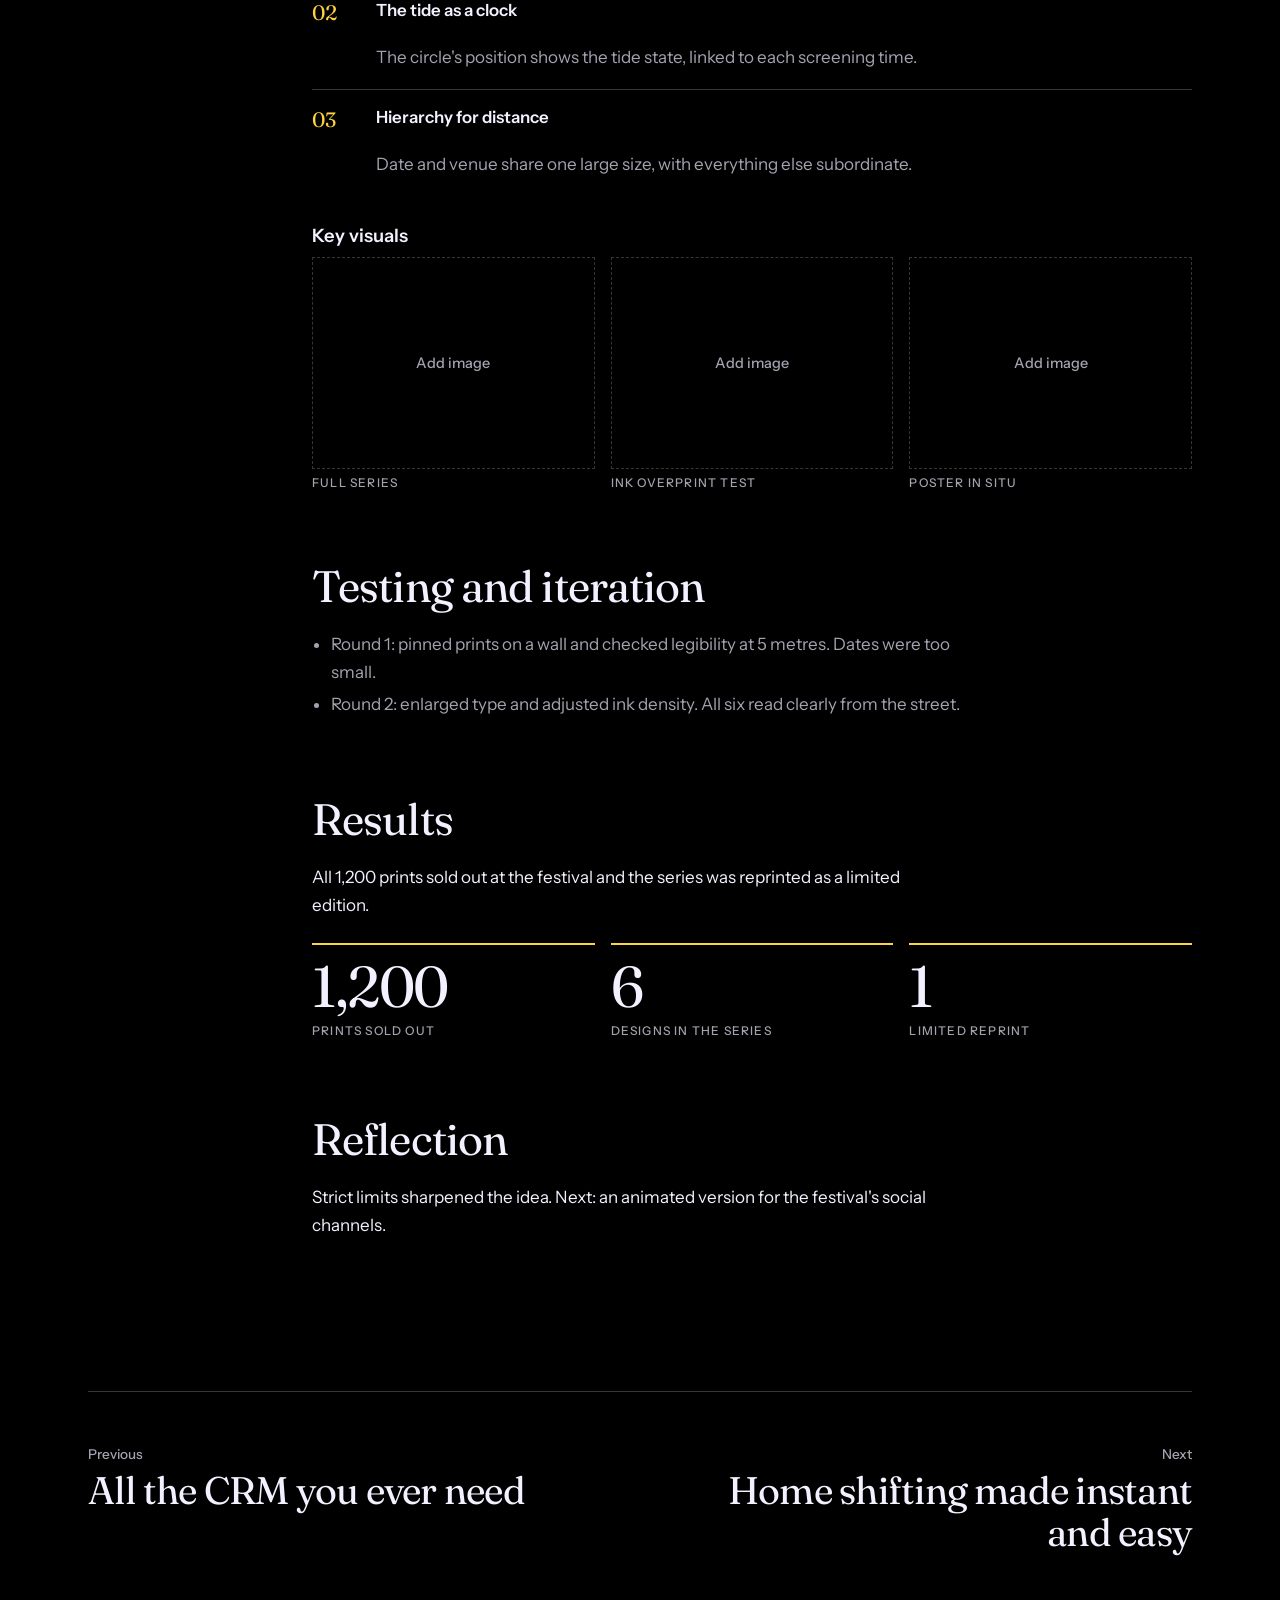
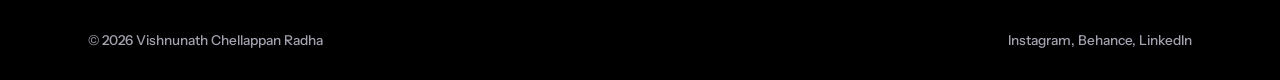
<file: project-low-tide.html>
<!DOCTYPE html>
<html lang="en"><head><meta charset="utf-8"><script>try{var t=localStorage.getItem("theme");if(t==="light"||t==="dark")document.documentElement.setAttribute("data-theme",t)}catch(e){}</script>
<meta name="viewport" content="width=device-width, initial-scale=1, viewport-fit=cover">
<title>Corporate banking and lending | Vishnunath</title><meta name="description" content="Six two-ink screen prints, each a different state of the tide.">
<link rel="icon" href="data:image/svg+xml,%3Csvg xmlns='http://www.w3.org/2000/svg' viewBox='0 0 100 100'%3E%3Ctext y='.9em' font-size='90'%3E%F0%9F%8E%A8%3C/text%3E%3C/svg%3E">
<link rel="preconnect" href="https://fonts.googleapis.com"><link rel="preconnect" href="https://fonts.gstatic.com" crossorigin>
<link href="https://fonts.googleapis.com/css2?family=Fraunces:ital,opsz,wght@0,9..144,100..900;1,9..144,400&family=Instrument+Sans:ital,wght@0,400..700;1,400&display=swap" rel="stylesheet">
<link rel="stylesheet" href="style.css"></head>
<body><div class="wrap">
<nav aria-label="Main"><a href="index.html">Vishnunath</a><span><a href="work.html" aria-current="page">Work</a><a href="index.html#about">About</a><a href="index.html#contact">Contact</a><button class="theme-toggle" type="button" role="switch" aria-checked="false" aria-label="Day mode" title="Switch between day and night"><span class="tt-knob"><svg class="tt-sun" viewBox="0 0 24 24" width="14" height="14" fill="none" stroke="currentColor" stroke-width="2" stroke-linecap="round" aria-hidden="true"><circle cx="12" cy="12" r="4"/><path d="M12 2v2M12 20v2M4.9 4.9l1.4 1.4M17.7 17.7l1.4 1.4M2 12h2M20 12h2M4.9 19.1l1.4-1.4M17.7 6.3l1.4-1.4"/></svg><svg class="tt-moon" viewBox="0 0 24 24" width="14" height="14" fill="none" stroke="currentColor" stroke-width="2" stroke-linecap="round" stroke-linejoin="round" aria-hidden="true"><path d="M21 12.8A9 9 0 1 1 11.2 3a7 7 0 0 0 9.8 9.8z"/></svg></span></button></span></nav>
<a class="back" href="work.html">Back to all works</a>
<main><header class="pagehead"><h1>Corporate banking and lending</h1><p>Poster series, 2024</p></header>
<div class="hero-cover"><div class="cover c3" role="img" aria-label="Abstract cover artwork for Corporate banking and lending"><i></i><i></i><i></i></div></div>
<div class="case"><aside><nav class="toc" aria-label="On this page"><ul><li><a href="#overview">Overview</a></li><li><a href="#problem">Problem</a></li><li><a href="#research">Research</a></li><li><a href="#users">Users</a></li><li><a href="#define">Define</a></li><li><a href="#design">Design</a></li><li><a href="#testing">Testing</a></li><li><a href="#results">Results</a></li><li><a href="#reflection">Reflection</a></li></ul></nav></aside><div>
<section class="cs" id="overview"><h2>Overview</h2><p class="lede">Six screen-printed posters for a coastal film festival, each one a different state of the tide, printed in two inks.</p><dl><dt>Role</dt><dd>Designer and printer</dd><dt>Scope</dt><dd>Poster series, programme</dd><dt>Team</dt><dd>Designer and printer, 1 festival producer</dd><dt>Duration</dt><dd>8 weeks</dd><dt>Platform</dt><dd>Posters, programme, social</dd><dt>Tools</dt><dd>Illustrator, screen printing</dd></dl></section>
<section class="cs" id="problem"><h2>The problem</h2><p>The festival wanted a series that worked as a set and as single posters, within a two-colour print budget.</p><div class="two"><div><h3>Goals</h3><ul><li>Work as a set and as single posters</li><li>Stay inside a two-ink budget</li><li>Stay legible from across a street</li></ul></div><div><h3>Success metrics</h3><ul><li>Sell-through of printed posters</li><li>Legibility from 5 metres</li><li>Recognition of the series on social media</li></ul></div></div></section>
<section class="cs" id="research"><h2>Research</h2><h3>Methods</h3><ul><li>Interviewed the producer and 4 past attendees</li><li>Audited posters from 15 film festivals</li><li>Tested ink swatches on three paper stocks</li></ul><h3>Key insights</h3><div class="cards"><div class="card3"><b>01</b><h4>Posters are read in seconds</h4><p>Most people see festival posters on the move, so one idea has to land fast.</p></div><div class="card3"><b>02</b><h4>Series reward collecting</h4><p>Attendees liked buying more than one design if they connected.</p></div><div class="card3"><b>03</b><h4>Two inks can feel rich</h4><p>Overprinting creates a third colour at no extra cost.</p></div></div></section>
<section class="cs" id="users"><h2>Who it is for</h2><div class="persona"><div><h3>Sam, 41</h3><span class="pr">Local film-goer and poster collector</span><blockquote>“I'd buy a set if each one felt different but connected.”</blockquote></div><div><h4>Needs</h4><ul><li>Clear dates and venue</li><li>A piece worth framing</li></ul></div><div><h4>Frustrations</h4><ul><li>Cluttered posters</li><li>Details too small to read</li></ul></div></div></section>
<section class="cs" id="define"><h2>Defining the opportunity</h2><p class="hmw">How might we make six posters that read as one story and still work alone?</p></section>
<section class="cs" id="design"><h2>Design</h2><p>One circle and one horizon line, repeated. The circle rises and sets across the series while the inks overprint to create a third colour.</p><h3>Key decisions</h3><ol class="dec"><li><h4>One circle, one horizon</h4><p>A repeated pair of shapes ties the series together.</p></li><li><h4>The tide as a clock</h4><p>The circle's position shows the tide state, linked to each screening time.</p></li><li><h4>Hierarchy for distance</h4><p>Date and venue share one large size, with everything else subordinate.</p></li></ol><h3>Key visuals</h3><div class="shots"><figure><div class="ph">Add image</div><figcaption>Full series</figcaption></figure><figure><div class="ph">Add image</div><figcaption>Ink overprint test</figcaption></figure><figure><div class="ph">Add image</div><figcaption>Poster in situ</figcaption></figure></div></section>
<section class="cs" id="testing"><h2>Testing and iteration</h2><ul><li>Round 1: pinned prints on a wall and checked legibility at 5 metres. Dates were too small.</li><li>Round 2: enlarged type and adjusted ink density. All six read clearly from the street.</li></ul></section>
<section class="cs" id="results"><h2>Results</h2><p>All 1,200 prints sold out at the festival and the series was reprinted as a limited edition.</p><div class="stats"><div><b>1,200</b><span>Prints sold out</span></div><div><b>6</b><span>Designs in the series</span></div><div><b>1</b><span>Limited reprint</span></div></div></section>
<section class="cs" id="reflection"><h2>Reflection</h2><p>Strict limits sharpened the idea. Next: an animated version for the festival's social channels.</p></section>
</div></div>
<nav class="pn" aria-label="More projects"><a href="project-ledgerly.html"><small>Previous</small>All the CRM you ever need</a><a href="project-common-ground.html"><small>Next</small>Home shifting made instant and easy</a></nav></main>
<footer><span>&copy; 2026 Vishnunath Chellappan Radha</span><span>Instagram, Behance, LinkedIn</span></footer>
</div><script src="script.js"></script></body></html>
</file>
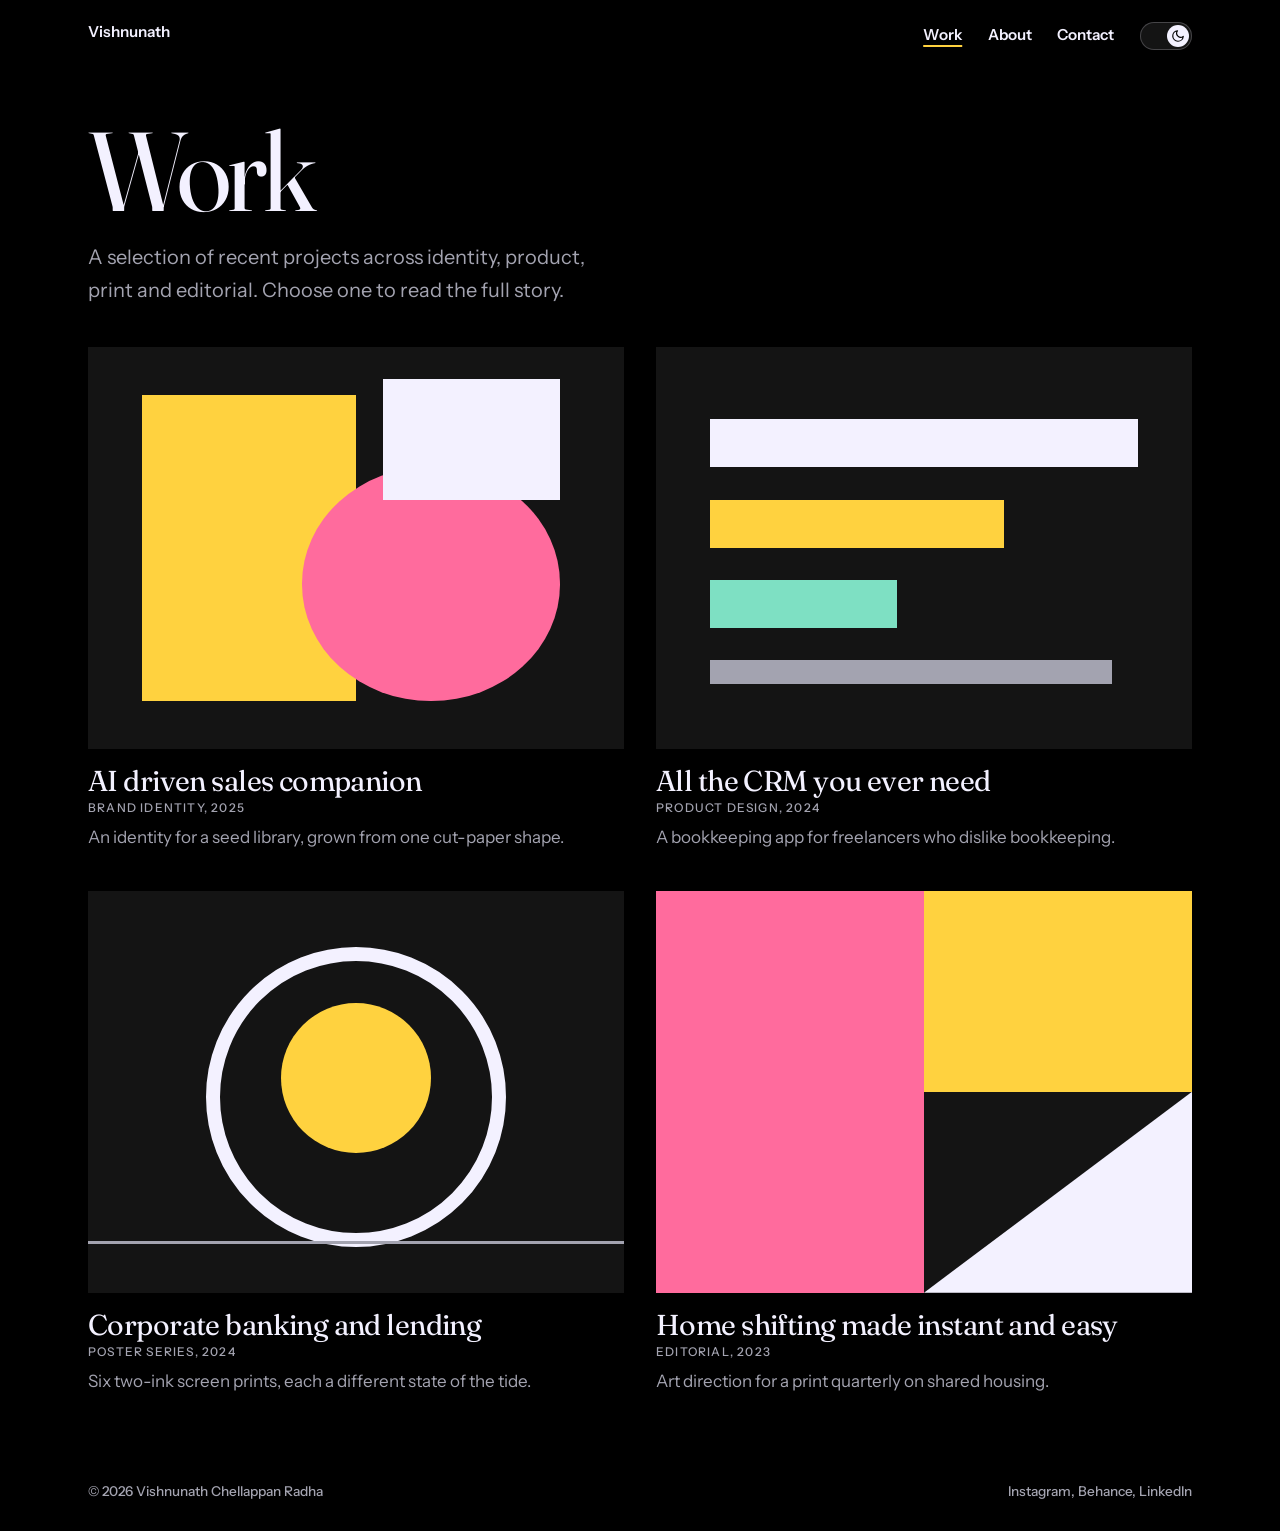
<file: work.html>
<!DOCTYPE html>
<html lang="en"><head><meta charset="utf-8"><script>try{var t=localStorage.getItem("theme");if(t==="light"||t==="dark")document.documentElement.setAttribute("data-theme",t)}catch(e){}</script>
<meta name="viewport" content="width=device-width, initial-scale=1, viewport-fit=cover">
<title>Work | Nora Vale</title><meta name="description" content="Selected projects by Nora Vale across identity, product, print and editorial design.">
<link rel="icon" href="data:image/svg+xml,%3Csvg xmlns='http://www.w3.org/2000/svg' viewBox='0 0 100 100'%3E%3Ctext y='.9em' font-size='90'%3E%F0%9F%8E%A8%3C/text%3E%3C/svg%3E">
<link rel="preconnect" href="https://fonts.googleapis.com"><link rel="preconnect" href="https://fonts.gstatic.com" crossorigin>
<link href="https://fonts.googleapis.com/css2?family=Fraunces:ital,opsz,wght@0,9..144,100..900;1,9..144,400&family=Instrument+Sans:ital,wght@0,400..700;1,400&display=swap" rel="stylesheet">
<link rel="stylesheet" href="style.css"></head>
<body><div class="wrap">
<nav aria-label="Main"><a href="index.html">Vishnunath</a><span><a href="work.html" aria-current="page">Work</a><a href="index.html#about">About</a><a href="index.html#contact">Contact</a><button class="theme-toggle" type="button" role="switch" aria-checked="false" aria-label="Day mode" title="Switch between day and night"><span class="tt-knob"><svg class="tt-sun" viewBox="0 0 24 24" width="14" height="14" fill="none" stroke="currentColor" stroke-width="2" stroke-linecap="round" aria-hidden="true"><circle cx="12" cy="12" r="4"/><path d="M12 2v2M12 20v2M4.9 4.9l1.4 1.4M17.7 17.7l1.4 1.4M2 12h2M20 12h2M4.9 19.1l1.4-1.4M17.7 6.3l1.4-1.4"/></svg><svg class="tt-moon" viewBox="0 0 24 24" width="14" height="14" fill="none" stroke="currentColor" stroke-width="2" stroke-linecap="round" stroke-linejoin="round" aria-hidden="true"><path d="M21 12.8A9 9 0 1 1 11.2 3a7 7 0 0 0 9.8 9.8z"/></svg></span></button></span></nav>
<header class="pagehead"><h1>Work</h1><p>A selection of recent projects across identity, product, print and editorial. Choose one to read the full story.</p></header><main><div class="grid"><a class="card" href="project-fieldnote.html"><div class="cover c1" role="img" aria-label="Abstract cover artwork for AI driven sales companion"><i></i><i></i><i></i></div><h2>AI driven sales companion</h2><div class="m">Brand identity, 2025</div><p>An identity for a seed library, grown from one cut-paper shape.</p></a><a class="card" href="project-ledgerly.html"><div class="cover c2" role="img" aria-label="Abstract cover artwork for All the CRM you ever need"><i></i><i></i><i></i><i></i></div><h2>All the CRM you ever need</h2><div class="m">Product design, 2024</div><p>A bookkeeping app for freelancers who dislike bookkeeping.</p></a><a class="card" href="project-low-tide.html"><div class="cover c3" role="img" aria-label="Abstract cover artwork for Corporate banking and lending"><i></i><i></i><i></i></div><h2>Corporate banking and lending</h2><div class="m">Poster series, 2024</div><p>Six two-ink screen prints, each a different state of the tide.</p></a><a class="card" href="project-common-ground.html"><div class="cover c4" role="img" aria-label="Abstract cover artwork for Home shifting made instant and easy"><i></i><i></i><i></i></div><h2>Home shifting made instant and easy</h2><div class="m">Editorial, 2023</div><p>Art direction for a print quarterly on shared housing.</p></a></div></main>
<footer><span>&copy; 2026 Vishnunath Chellappan Radha</span><span>Instagram, Behance, LinkedIn</span></footer>
</div><script src="script.js"></script></body></html>
</file>
<file: style.css>
:root{--bg:#000;--ink:#f3f1ff;--dim:#a3a3b0;--line:rgba(243,241,255,.22);--pop:#ffd23f;--panel:#141414;
--sans:'Bricolage Grotesque',system-ui,-apple-system,'Segoe UI',sans-serif;--serif:'Newsreader',Georgia,'Times New Roman',serif;
color-scheme:dark;box-sizing:border-box;padding-top:env(safe-area-inset-top,0px);padding-bottom:env(safe-area-inset-bottom,0px)}
html{scroll-padding-top:env(safe-area-inset-top,0px);scroll-behavior:smooth}
*,*::before,*::after{box-sizing:border-box}
body{margin:0;background:var(--bg);color:var(--ink);font:400 1.0625rem/1.6 var(--serif);-webkit-font-smoothing:antialiased}
a{color:inherit}
:focus-visible{outline:3px solid var(--pop);outline-offset:3px}
.wrap{max-width:1200px;margin:0 auto;padding:0 clamp(1.1rem,4vw,3rem)}
nav{display:flex;justify-content:space-between;padding:1.4rem 0;font:600 .95rem var(--sans)}
nav a{text-decoration:none;margin-left:1.6rem}
nav a:first-child{margin:0}
nav a:hover,nav a[aria-current]{text-decoration:underline;text-underline-offset:5px}
nav a[aria-current]{text-decoration-color:var(--pop);text-decoration-thickness:2px}
.hero{min-height:78vh;display:flex;flex-direction:column;justify-content:center;padding:2rem 0 4rem}
h1{margin:0;font-family:var(--sans);font-size:clamp(3.6rem,17vw,15rem);line-height:.86;letter-spacing:-.04em;font-weight:500;
font-variation-settings:"wght" var(--w,500),"wdth" var(--d,100),"opsz" 96;transition:font-variation-settings .15s linear;cursor:default}
.hero p{max-width:34rem;font-size:1.35rem;line-height:1.45;margin:2rem 0 0;color:var(--dim)}
.hero p b{color:var(--ink);font-weight:400;font-style:italic}
.hint{font:500 .85rem var(--sans);color:var(--dim);margin-top:1.2rem}
h2{font:700 clamp(1.6rem,3vw,2.2rem)/1.1 var(--sans);letter-spacing:-.02em;margin:0 0 1.5rem}
.pagehead{padding:3rem 0 2.5rem}
.pagehead h1{font-size:clamp(3rem,11vw,9rem);font-variation-settings:"wght" 600,"wdth" 100,"opsz" 96}
.pagehead p{max-width:34rem;font-size:1.25rem;color:var(--dim);margin:1.2rem 0 0}
.list{border-top:1px solid var(--line)}
.list a{display:grid;grid-template-columns:1fr auto;gap:1rem;align-items:baseline;padding:1.5rem 0;border-bottom:1px solid var(--line);text-decoration:none}
.list .t{font:600 clamp(1.8rem,5vw,3.6rem)/1 var(--sans);letter-spacing:-.03em;transition:letter-spacing .3s,color .3s}
.list a:hover .t{letter-spacing:0;color:var(--pop)}
.list .m{font:500 .95rem var(--sans);color:var(--dim);text-align:right}
.more{display:inline-block;margin-top:1.5rem;font:600 1rem var(--sans)}
.grid{display:grid;grid-template-columns:repeat(2,1fr);gap:2.5rem 2rem;padding-bottom:4rem}
.card{text-decoration:none;display:block}
.card .cover{transition:transform .3s}
.card:hover .cover{transform:translateY(-6px)}
.card h2{margin:1rem 0 .2rem;font-size:1.8rem}
.card:hover h2{color:var(--pop)}
.card .m{font:500 .9rem var(--sans);color:var(--dim)}
.card p{margin:.5rem 0 0;color:var(--dim)}
.cover{aspect-ratio:4/3;background:var(--panel);position:relative;overflow:hidden}
.cover i{position:absolute;display:block}
.c1 i:nth-child(1){inset:12% 50% 12% 10%;background:var(--pop)}
.c1 i:nth-child(2){inset:30% 12% 12% 40%;border-radius:50%;background:#ff6b9d}
.c1 i:nth-child(3){inset:8% 12% 62% 55%;background:var(--ink)}
.c2 i:nth-child(1){left:10%;right:10%;top:18%;height:12%;background:var(--ink)}
.c2 i:nth-child(2){left:10%;width:55%;top:38%;height:12%;background:var(--pop)}
.c2 i:nth-child(3){left:10%;width:35%;top:58%;height:12%;background:#7ee0c3}
.c2 i:nth-child(4){left:10%;width:75%;top:78%;height:6%;background:var(--dim)}
.c3 i:nth-child(1){left:22%;top:14%;width:56%;aspect-ratio:1;border-radius:50%;border:14px solid var(--ink)}
.c3 i:nth-child(2){left:36%;top:28%;width:28%;aspect-ratio:1;border-radius:50%;background:var(--pop)}
.c3 i:nth-child(3){left:0;right:0;bottom:12%;height:3px;background:var(--dim)}
.c4 i:nth-child(1){inset:0 50% 0 0;background:#ff6b9d}
.c4 i:nth-child(2){inset:0 0 50% 50%;background:var(--pop)}
.c4 i:nth-child(3){inset:50% 0 0 50%;background:var(--ink);clip-path:polygon(0 100%,100% 100%,100% 0)}
.back{display:inline-block;font:600 .95rem var(--sans);margin:1.5rem 0 0}
.detail{display:grid;grid-template-columns:1.3fr 1fr;gap:3rem;padding:2rem 0 3rem;align-items:start}
.detail .lede{font-size:1.35rem;line-height:1.5;margin:0 0 2rem}
dl{margin:0;font:500 .95rem var(--sans);display:grid;grid-template-columns:auto 1fr;gap:.5rem 1.4rem;color:var(--dim)}
dd{margin:0;color:var(--ink)}
.story{display:grid;grid-template-columns:repeat(3,1fr);gap:2rem;padding:2rem 0 4rem;border-top:1px solid var(--line)}
.story h2{font-size:1.3rem}.story p{margin:0;color:var(--dim)}
.pn{display:grid;grid-template-columns:1fr 1fr;border-top:1px solid var(--line)}
.pn a{padding:2rem 0;text-decoration:none;font:600 clamp(1.4rem,3.5vw,2.4rem)/1.1 var(--sans);letter-spacing:-.02em}
.pn a small{display:block;font:500 .85rem var(--sans);color:var(--dim);letter-spacing:0;margin-bottom:.4rem}
.pn a:hover{color:var(--pop)}.pn a:last-child{text-align:right}
.hero-row{display:flex;align-items:flex-end;justify-content:space-between;gap:2rem;flex-wrap:wrap}
.photo{width:clamp(9rem,18vw,14rem);aspect-ratio:1;object-fit:cover;border-radius:50%;border:3px solid var(--pop);padding:6px;background:var(--bg);margin-top:2rem}
.timeline{padding:4rem 0 1rem}
.timeline ol{list-style:none;margin:0;padding:0;position:relative}
.timeline ol::before{content:"";position:absolute;left:calc(6rem + 1.5rem - 1px);top:2rem;bottom:0;width:2px;background:linear-gradient(var(--line) 85%,transparent)}
.timeline li{display:grid;grid-template-columns:6rem 1fr;column-gap:3rem;padding:1.3rem 0 1.6rem;position:relative}
.timeline li::before{content:"";position:absolute;left:calc(6rem + 1.5rem - 8px);top:1.45rem;width:16px;height:16px;border-radius:50%;background:var(--bg);border:3px solid var(--pop);z-index:1}
.timeline li:first-child::before{background:var(--pop);box-shadow:0 0 0 6px var(--pop-soft)}
.timeline .y{font:700 clamp(1.6rem,3.5vw,2.4rem)/1 var(--sans);letter-spacing:-.03em;color:var(--pop)}
.timeline h3{margin:0;font:600 1.5rem/1.2 var(--sans);letter-spacing:-.02em}
.timeline .p{display:block;font:500 .95rem var(--sans);color:var(--dim);margin:.25rem 0 .6rem}
.timeline p{margin:0;max-width:36rem;color:var(--dim)}
@media (max-width:760px){.timeline ol::before{left:7px}.timeline li{grid-template-columns:1fr;row-gap:.5rem;padding-left:2.2rem}.timeline li::before{left:0}.photo{margin-top:1.5rem}}
.hero-cover{margin-bottom:3rem}.hero-cover .cover{aspect-ratio:21/9}
.case{display:grid;grid-template-columns:11rem 1fr;gap:3rem;padding-bottom:4rem;align-items:start}
.toc{position:sticky;top:1.5rem;font:500 .95rem var(--sans)}
.toc span{display:block;color:var(--dim);font-size:.8rem;text-transform:uppercase;letter-spacing:.08em;margin-bottom:.6rem}
.toc ul{list-style:none;margin:0;padding:0;border-left:1px solid var(--line)}
.toc a{display:block;padding:.3rem 0 .3rem 1rem;text-decoration:none;color:var(--dim)}
.toc a:hover{color:var(--pop)}
.cs{padding:0 0 3.5rem;scroll-margin-top:1.5rem}
.cs h2{font-size:clamp(1.8rem,3.5vw,2.6rem);margin-bottom:1.2rem}
.cs h3{font:600 1.15rem var(--sans);margin:1.8rem 0 .6rem}
.cs h4{font:600 1.05rem var(--sans);margin:0 0 .4rem}
.cs p{margin:0 0 1rem;max-width:40rem}.cs .lede{font-size:1.35rem;line-height:1.5;margin-bottom:2rem}
.cs ul{margin:0;padding-left:1.2rem;color:var(--dim)}.cs li{margin:.3rem 0;max-width:40rem}
.two{display:grid;grid-template-columns:1fr 1fr;gap:2rem}
.cards{display:grid;grid-template-columns:repeat(3,1fr);gap:1rem}
.card3{background:var(--panel);padding:1.3rem}.card3 b{font:700 1.6rem var(--sans);color:var(--pop)}.card3 p{margin:0;color:var(--dim);font-size:1rem}
.persona{display:grid;grid-template-columns:1.2fr 1fr 1fr;gap:1.5rem;background:var(--panel);padding:1.6rem}
.persona h3{margin:0}.pr{display:block;color:var(--dim);font:500 .95rem var(--sans);margin:.2rem 0 1rem}
.persona blockquote{margin:0;font-style:italic;font-size:1.15rem;color:var(--pop)}
.hmw{font:600 clamp(1.5rem,3vw,2.2rem)/1.2 var(--sans);letter-spacing:-.02em;max-width:34rem!important}
.dec{list-style:none;margin:0;padding:0;counter-reset:d}
.dec li{counter-increment:d;display:grid;grid-template-columns:3rem 1fr;gap:1rem;padding:1.1rem 0;border-top:1px solid var(--line);color:var(--ink);margin:0;max-width:none}
.dec li::before{content:counter(d,decimal-leading-zero);font:700 1.3rem var(--sans);color:var(--pop);grid-row:span 2}
.dec p{margin:0;color:var(--dim)}
.shots{display:grid;grid-template-columns:repeat(3,1fr);gap:1rem}.shots figure{margin:0}
.ph{aspect-ratio:4/3;border:1px dashed var(--line);display:grid;place-items:center;color:var(--dim);font:500 .9rem var(--sans)}
.shots figcaption{font:500 .85rem var(--sans);color:var(--dim);margin-top:.4rem}
.stats{display:grid;grid-template-columns:repeat(3,1fr);gap:1rem;margin-top:1.5rem}
.stats div{border-top:2px solid var(--pop);padding-top:.8rem}
.stats b{display:block;font:700 clamp(2rem,5vw,3.4rem)/1 var(--sans);letter-spacing:-.03em}
.stats span{font:500 .9rem var(--sans);color:var(--dim)}
@media (max-width:760px){.case{grid-template-columns:1fr;gap:1rem}.toc{position:static}.toc ul{display:flex;overflow-x:auto;border:0;gap:1rem;white-space:nowrap}.toc a{padding:.3rem 0}.two,.cards,.persona,.shots,.stats{grid-template-columns:1fr}.hero-cover .cover{aspect-ratio:4/3}}
.about{display:grid;grid-template-columns:1fr 1.4fr;gap:3rem;padding:5rem 0}
.about p{font-size:1.3rem;line-height:1.5;margin:0 0 1.2rem;max-width:36rem}
.about ul{list-style:none;margin:0;padding:0;font:500 1rem var(--sans);color:var(--dim)}
.about li{padding:.5rem 0;border-bottom:1px solid var(--line)}
.contact{padding:4rem 0 3rem;border-top:1px solid var(--line)}
.contact a{display:inline-block;font:700 clamp(2rem,8.5vw,7.5rem)/1 var(--sans);letter-spacing:-.04em;text-decoration:none;word-break:break-word}
.contact a:hover{color:var(--pop)}
footer{padding:1.5rem 0 2rem;font:500 .85rem var(--sans);color:var(--dim);display:flex;justify-content:space-between;flex-wrap:wrap;gap:.5rem}
@media (max-width:760px){.detail,.about,.story,.grid{grid-template-columns:1fr}.list .m{display:none}.list a{grid-template-columns:1fr}}
@media (prefers-reduced-motion:reduce){*{transition:none!important;scroll-behavior:auto!important}}

/* Typography option A: Fraunces + Instrument Sans */
:root{--serif:'Instrument Sans',system-ui,-apple-system,'Segoe UI',sans-serif;--sans:'Instrument Sans',system-ui,-apple-system,'Segoe UI',sans-serif;--disp:'Fraunces',Georgia,'Times New Roman',serif}
body{font:400 1.0625rem/1.65 var(--sans)}
h1,h2,.list .t,.contact a,.timeline .y,.timeline h3,.pn a,.cs h2,.hmw,.stats b,.card3 b,.dec li::before{font-family:var(--disp);font-weight:400}
h1{font-size:clamp(3.6rem,13vw,9.5rem);line-height:.9;letter-spacing:-.035em;font-variation-settings:"wght" var(--w,400),"opsz" 144}
.pagehead h1{font-size:clamp(3rem,9vw,7rem);font-variation-settings:"wght" 400,"opsz" 144}
h2{font-size:clamp(1.9rem,3.2vw,2.5rem);line-height:1.1;letter-spacing:-.02em}
.list .t{font-size:clamp(1.9rem,4.4vw,2.75rem);line-height:1;letter-spacing:-.02em}
.card h2{font-size:1.8rem}
.contact a{font-size:clamp(2.2rem,8vw,6.5rem);letter-spacing:-.03em}
.timeline .y{font-size:clamp(1.7rem,3.2vw,2.2rem);letter-spacing:-.02em}
.timeline h3{font-size:1.9rem;line-height:1.15;letter-spacing:-.02em}
.pn a{font-size:clamp(1.6rem,3.5vw,2.4rem);letter-spacing:-.02em}
.cs h2{font-size:clamp(2rem,3.5vw,2.75rem)}
.cs h3,.cs h4{font-family:var(--sans);font-weight:600}
.hmw{font-size:clamp(1.7rem,3vw,2.4rem);line-height:1.2;letter-spacing:-.02em}
.stats b{font-size:clamp(2.4rem,5vw,3.6rem);letter-spacing:-.02em}
.card3 b{font-size:1.8rem}
.persona blockquote{font-family:var(--disp);font-size:1.3rem}
.hero p{font-size:1.4rem}
.list .m,.card .m,.timeline .p,.stats span,.shots figcaption,.pr{text-transform:uppercase;letter-spacing:.1em;font-size:.75rem;font-weight:500}
.timeline{padding-top:4.5rem}.about{padding:4.5rem 0}.cs{padding-bottom:4.5rem}.contact{padding:4.5rem 0 3rem}

/* v3: cursor, tank, selected work, section headings */
html.has-cur,html.has-cur *{cursor:none!important}
.cursor-dot{position:fixed;left:0;top:0;width:18px;height:18px;border-radius:50%;background:#fff;pointer-events:none;z-index:9999;opacity:0;transition:opacity .2s,width .2s,height .2s,margin .2s}
.cursor-dot.big{width:34px;height:34px;margin:-8px 0 0 -8px}
h1{font-variation-settings:"wght" 400,"opsz" 144!important;transition:none;cursor:default}
.tank{display:inline-block;width:.8em;margin-left:.14em}
.tank svg{display:block;width:100%;height:auto;overflow:visible}
.missile{position:fixed;left:0;top:0;width:52px;height:19px;pointer-events:none;z-index:9998}
.missile svg{display:block;width:100%;height:100%}
.boom{position:fixed;width:44px;height:44px;border:3px solid var(--pop);border-radius:50%;pointer-events:none;z-index:9998}
.photo{width:clamp(6.5rem,11vw,8.5rem);margin:0 0 1.5rem;align-self:flex-start}
.hero-row{display:block}
.sec{font-family:var(--sans);font-size:.8rem;font-weight:700;text-transform:uppercase;letter-spacing:.16em;color:var(--ink);display:flex;align-items:center;gap:.9rem;margin:0 0 1.8rem;line-height:1}
.sec::before{content:"";width:.6rem;height:.6rem;background:var(--pop);flex:none}
.sec::after{content:"";flex:1;height:1px;background:var(--line)}
.swlist{border-top:1px solid var(--line)}
.sw{display:grid;grid-template-columns:13rem 1fr;gap:2rem;align-items:center;padding:1.5rem 0;border-bottom:1px solid var(--line);text-decoration:none}
.sw .cover{transition:transform .3s}.sw:hover .cover{transform:scale(1.03)}
.sw .t{display:block;font-family:var(--disp);font-weight:400;font-size:clamp(1.9rem,4vw,2.5rem);line-height:1.05;letter-spacing:-.02em;margin-top:.4rem;transition:color .3s}
.sw:hover .t{color:var(--pop)}
.sw .m{text-transform:uppercase;letter-spacing:.1em;font-size:.75rem;font-weight:500;color:var(--dim)}
.sw p{margin:.6rem 0 0;color:var(--dim);max-width:34rem}
@media (max-width:760px){.sw{grid-template-columns:6.5rem 1fr;gap:1rem}.sw p{font-size:.95rem}}

.about{display:block}
.about .sec{margin-bottom:1.8rem}
.about{display:grid;grid-template-columns:1fr 1.4fr;column-gap:3rem}
.about .sec{grid-column:1/-1}
.about>div{grid-column:2}
@media (max-width:760px){.about{grid-template-columns:1fr}.about>div{grid-column:1}}

@media (min-width:761px){
.timeline ol::before{left:calc(9.5rem + 1.5rem - 1px)}
.timeline li{grid-template-columns:9.5rem 1fr}
.timeline li::before{left:calc(9.5rem + 1.5rem - 8px)}
}
.timeline .y{font-size:1.15rem;white-space:nowrap;letter-spacing:0;padding-top:.25rem}
.timeline li p+p{margin-top:.8rem}

/* Day / night theme */
:root{--pop-soft:rgba(255,210,63,.18);--cursor:#fff}
html[data-theme="light"]{--bg:#fafaf7;--ink:#0c0c10;--dim:#5b5b66;--line:rgba(12,12,16,.2);--pop:#946a00;--pop-soft:rgba(148,106,0,.18);--panel:#edece6;--cursor:#0c0c10;color-scheme:light}
body{transition:background-color .3s,color .3s}
.cursor-dot{background:var(--cursor)}
.theme-toggle{all:unset;box-sizing:border-box;cursor:pointer;margin-left:1.6rem;display:inline-flex;vertical-align:middle;width:52px;height:28px;border-radius:14px;border:1px solid var(--line);background:var(--panel);padding:2px}
.theme-toggle:focus-visible{outline:3px solid var(--pop);outline-offset:3px}
.tt-knob{width:22px;height:22px;border-radius:50%;background:var(--ink);color:var(--bg);display:grid;place-items:center;transform:translateX(24px);transition:transform .25s}
html[data-theme="light"] .tt-knob{transform:none}
.tt-knob svg{grid-area:1/1}
.tt-sun{display:none}
html[data-theme="light"] .tt-sun{display:block}
html[data-theme="light"] .tt-moon{display:none}
@media (max-width:480px){nav a,.theme-toggle{margin-left:.9rem}}
.tank.flip svg{transform:scaleX(-1)}
.boom{background:rgba(255,138,61,.25)}
</file>
